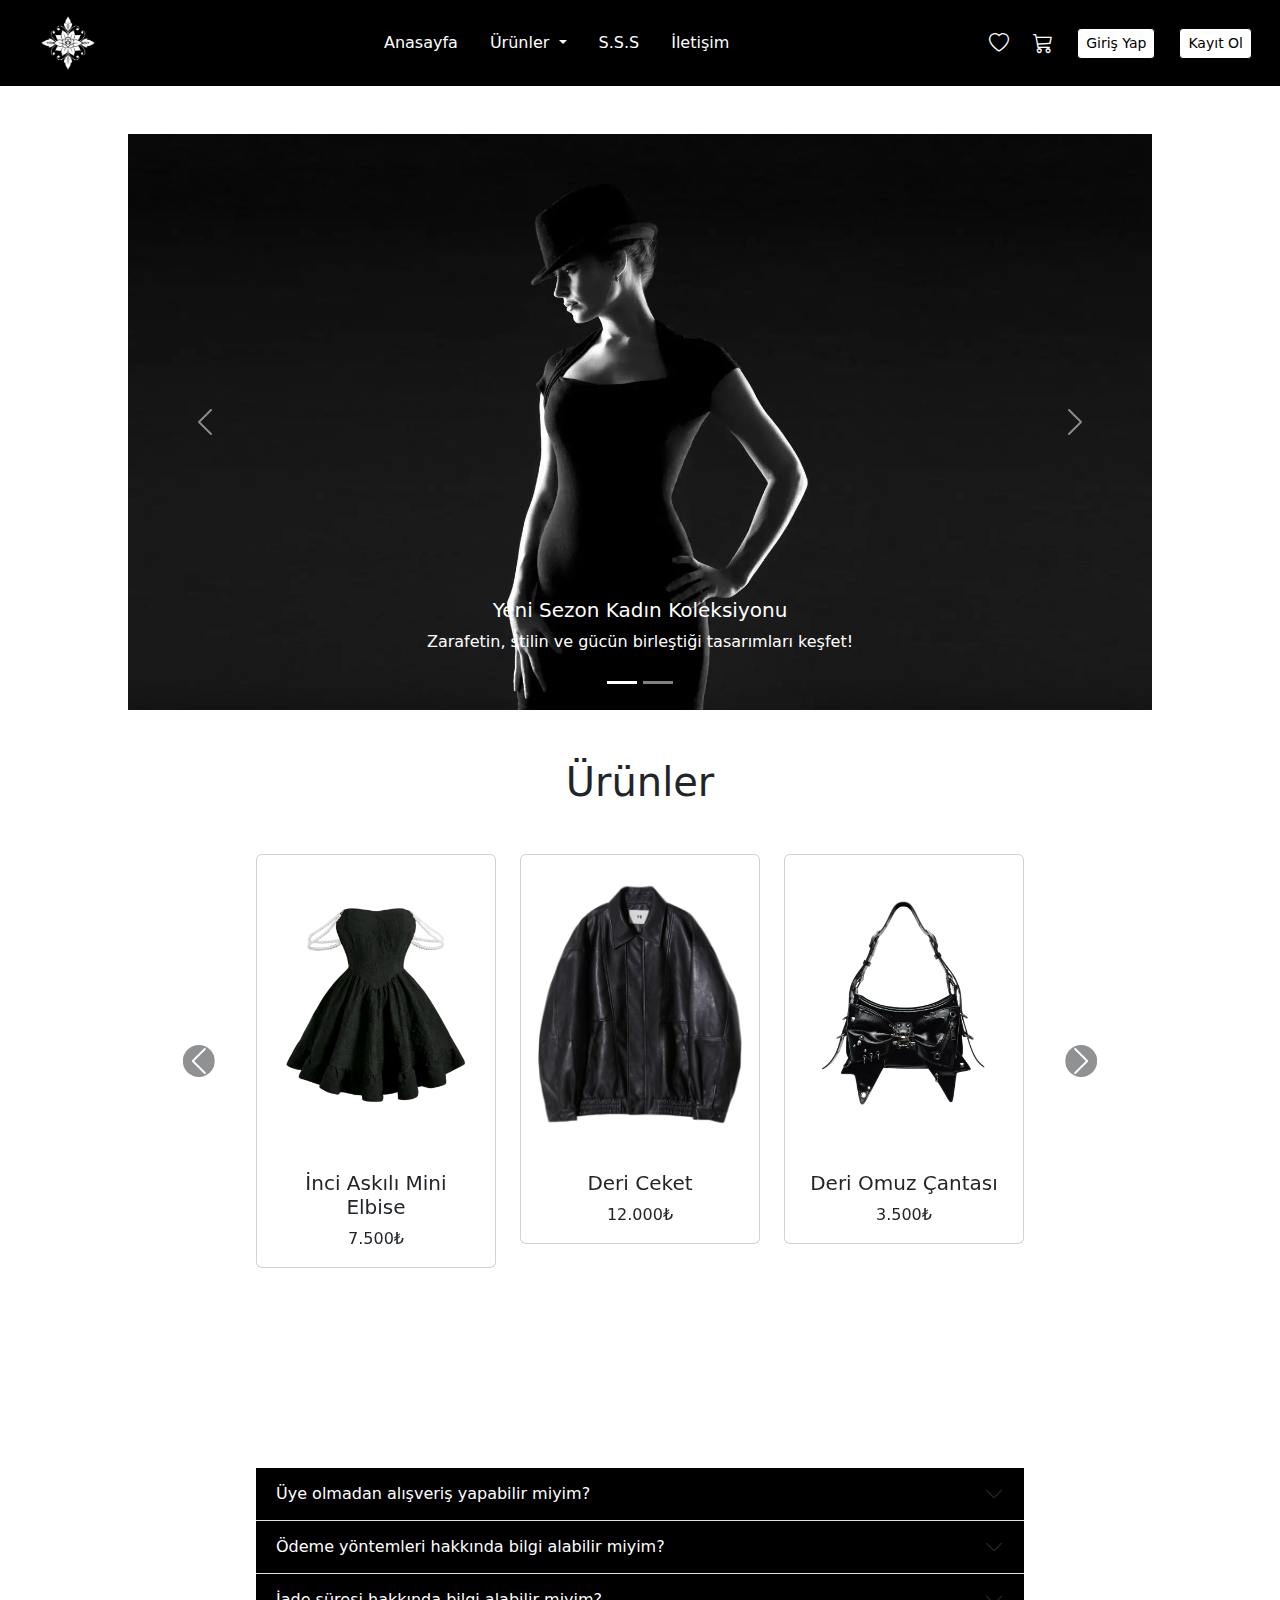
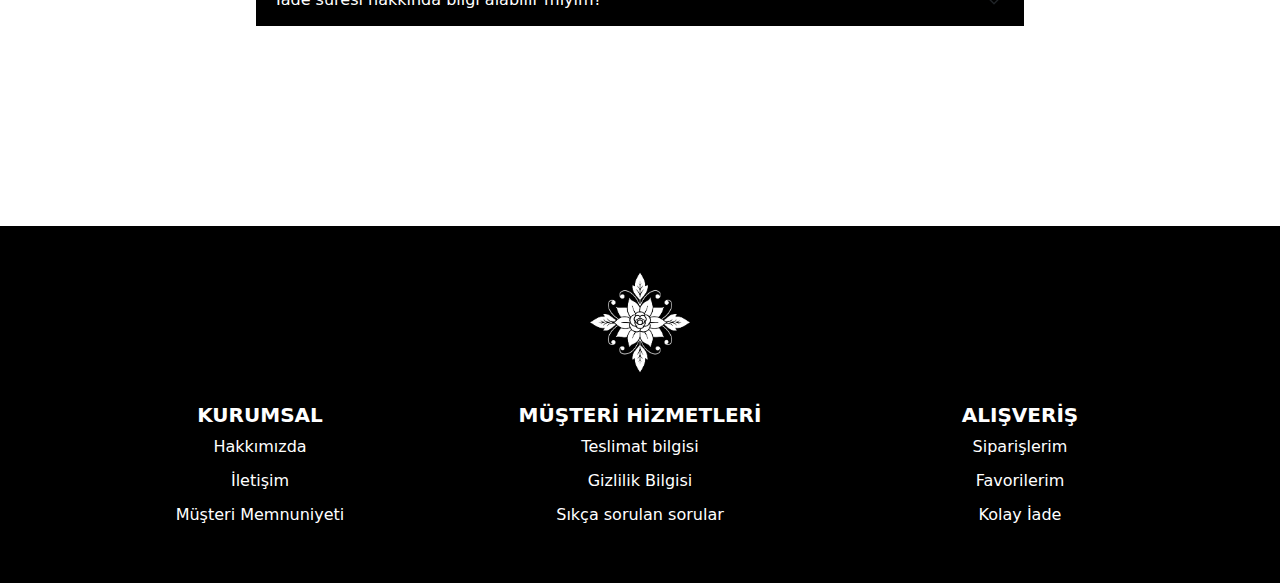
<file: index.html>
<!DOCTYPE html>
<html lang="tr" data-bs-theme="light">
  <head>
    <meta charset="UTF-8" />
    <meta name="viewport" content="width=device-width, initial-scale=1" />
    <title>Fleuré</title>
    <link
      href="https://cdn.jsdelivr.net/npm/bootstrap@5.3.3/dist/css/bootstrap.min.css"
      rel="stylesheet"
    />
    <link
      href="https://cdn.jsdelivr.net/npm/bootstrap-icons@1.10.5/font/bootstrap-icons.css"
      rel="stylesheet"
    />
    <link rel="stylesheet" href="assets/styles/style.css" />
    <link rel="icon" type="image/x-icon" href="assets/img/logo-icon/logo.png" />
  </head>
  <body>
    <nav class="navbar navbar-expand-lg px-3">
      <div class="container-fluid">
        <a class="navbar-brand" href="#">
          <img src="assets/img/logo-icon/logo.png" alt="Logo" height="30" />
        </a>

        <button
          class="navbar-toggler"
          type="button"
          data-bs-toggle="collapse"
          data-bs-target="#mainNavbar"
          aria-controls="mainNavbar"
          aria-expanded="false"
          aria-label="Toggle navigation"
        >
          <span class="navbar-toggler-icon"></span>
        </button>

        <div class="collapse navbar-collapse" id="mainNavbar">
          <ul class="navbar-nav mx-auto mb-2 mb-lg-0 gap-3">
            <li class="nav-item">
              <a class="nav-link text-white" href="/">Anasayfa</a>
            </li>

            <li class="nav-item dropdown">
              <a
                class="nav-link dropdown-toggle text-white"
                href="#"
                role="button"
                data-bs-toggle="dropdown"
                aria-expanded="false"
              >
                Ürünler
              </a>
              <ul class="dropdown-menu">
                <li>
                  <a class="dropdown-item" href="kadin-giyim.html">Kadın Giyim</a>
                </li>
                <li>
                  <a class="dropdown-item" href="erkek-giyim.html">Erkek Giyim</a>
                </li>
                <li>
                  <a class="dropdown-item" href="aksesuar.html">Aksesuar</a>
                </li>
              </ul>
            </li>

            <li class="nav-item">
              <a class="nav-link text-white" href="sss.html">S.S.S</a>
            </li>
            <li class="nav-item">
              <a class="nav-link text-white" href="iletisim.html">İletişim</a>
            </li>
          </ul>

          <div class="d-flex align-items-center gap-4">
            <a class="nav-link" href="#"><i class="bi bi-heart fs-5"></i></a>
            <a class="nav-link" href="#"><i class="bi bi-cart3 fs-5"></i></a>

            <a class="btn btn-sm">Giriş Yap</a>
            <a class="btn btn-sm">Kayıt Ol</a>
          </div>
        </div>
      </div>
    </nav>

    <div id="carouselExampleCaptions" class="carousel slide mt-5">
      <div class="carousel-indicators">
        <button
          type="button"
          data-bs-target="#carouselExampleCaptions"
          data-bs-slide-to="0"
          class="active"
          aria-current="true"
          aria-label="Slide 1"
        ></button>
        <button
          type="button"
          data-bs-target="#carouselExampleCaptions"
          data-bs-slide-to="1"
          aria-label="Slide 2"
        ></button>
      </div>
      <div class="carousel-inner">
        <div class="carousel-item active">
          <a href="kadin-giyim.html" target="_blank">
          <img
            src="assets/img/woman/banner.webp"
            class="d-block w-100"
            alt="..."
          />
          <div class="carousel-caption d-none d-md-block">
            <h5>Yeni Sezon Kadın Koleksiyonu</h5>
            <p>Zarafetin, stilin ve gücün birleştiği tasarımları keşfet!</p>
          </div>
        </div>
      </a>
        <div class="carousel-item">
          <a href="erkek-giyim.html" target="_blank">
          <img
            src="assets/img/man/man-banner.jpg"
            class="d-block w-100"
            alt="..."
          />
          <div class="carousel-caption d-none d-md-block">
            <h5>Yeni Sezon Erkek Koleksiyonu</h5>
            <p>Modern, özgüvenli ve zamansız parçalarla tarzını yansıt!</p>
          </div>
        </a>
        </div>
      </div>
      <button
        class="carousel-control-prev"
        type="button"
        data-bs-target="#carouselExampleCaptions"
        data-bs-slide="prev"
      >
        <span class="carousel-control-prev-icon" aria-hidden="true"></span>
        <span class="visually-hidden">Previous</span>
      </button>
      <button
        class="carousel-control-next"
        type="button"
        data-bs-target="#carouselExampleCaptions"
        data-bs-slide="next"
      >
        <span class="carousel-control-next-icon" aria-hidden="true"></span>
        <span class="visually-hidden">Next</span>
      </button>
    </div>

    <h1 class="text-center mt-5">Ürünler</h1>
    <div
      id="multiCardCarousel"
      class="carousel slide mt-5"
      data-bs-ride="carousel"
    >
      <div class="carousel-inner">
        <!-- Slide 1 -->
        <div class="carousel-item active">
          <div class="row">
            <div class="col-md-4">
              <div class="card">
                <a href="kadin-giyim.html" target="_blank">
                <img
                  src="assets/img/woman/elbise-1.png"
                  class="card-img-top"
                  alt="..."
                />
                </a>
                <div class="card-body text-center">
                  <h5 class="card-title">İnci Askılı Mini Elbise</h5>
                  <p class="card-text">7.500₺</p>
                </div>
              </div>
            </div>
            <div class="col-md-4">
              <div class="card">
                <a href="erkek-giyim.html" target="_blank">
                <img
                  src="assets/img/man/erkek-urunlerı/erkek-ceket.png"
                  class="card-img-top"
                  alt="..."
                />
                </a>
                <div class="card-body text-center">
                  <h5 class="card-title">Deri Ceket</h5>
                  <p class="card-text">12.000₺</p>
                </div>
              </div>
            </div>
            <div class="col-md-4">
              <div class="card">
                <a href="aksesuar.html" target="_blank">
                <img
                  src="assets/img/aksesuar/kadin/canta-3.png"
                  class="card-img-top"
                  alt="..."
                />
              </a>
                <div class="card-body text-center">
                  <h5 class="card-title">Deri Omuz Çantası</h5>
                  <p class="card-text">3.500₺</p>
                </div>
              </div>
            </div>
          </div>
        </div>

        <!-- Slide 2 -->
        <div class="carousel-item">
          <div class="row">
            <div class="col-md-4">
              <div class="card">
                <a href="erkek-giyim.html" target="_blank">
                <img
                  src="assets/img/man/erkek-urunlerı/erkek-pantolon-2.png"
                  class="card-img-top"
                  alt="..."
                />
              </a>
                <div class="card-body text-center">
                  <h5 class="card-title">Kumaş Pantolon</h5>
                  <p class="card-text">2.000₺</p>
                </div>
              </div>
            </div>
            <div class="col-md-4">
              <div class="card">
                <a href="aksesuar.html" target="_blank">
                <img
                  src="assets/img/aksesuar/kadin/cizme.png"
                  class="card-img-top"
                  alt="..."
                />
              </a>
                <div class="card-body text-center">
                  <h5 class="card-title">Deri Çizme</h5>
                  <p class="card-text">10.500₺</p>
                </div>
              </div>
            </div>
            <div class="col-md-4">
              <div class="card">
                <a href="kadin-giyim.html" target="_blank">
                <img
                  src="assets/img/woman/elbise-8.png"
                  class="card-img-top"
                  alt="..."
                />
              </a>
                <div class="card-body text-center">
                  <h5 class="card-title">Tül Detaylı Elbise</h5>
                  <p class="card-text">6.000₺</p>
                </div>
              </div>
            </div>
          </div>
        </div>
        <!-- Slide 3 -->
        <div class="carousel-item">
          <div class="row">
            <div class="col-md-4">
              <div class="card">
                <a href="erkek-giyim.html" target="_blank">
                <img
                  src="assets/img/man/erkek-urunlerı/erkek-kaban.png"
                  class="card-img-top"
                  alt="..."
                />
              </a>
                <div class="card-body text-center">
                  <h5 class="card-title">Kaban</h5>
                  <p class="card-text">8.000₺</p>
                </div>
              </div>
            </div>
            <div class="col-md-4">
              <div class="card">
                <a href="aksesuar.html" target="_blank">
                <img
                  src="assets/img/aksesuar/kadin/ayakkabi.png"
                  class="card-img-top"
                  alt="..."
                />
              </a>
                <div class="card-body text-center">
                  <h5 class="card-title">Topuklu Ayakkabı</h5>
                  <p class="card-text">5.000₺</p>
                </div>
              </div>
            </div>
            <div class="col-md-4">
              <div class="card">
                <a href="kadin-giyim.html" target="_blank">
                <img
                  src="assets/img/woman/elbise-7.png"
                  class="card-img-top"
                  alt="..."
                />
              </a>
                <div class="card-body text-center">
                  <h5 class="card-title">Kurdale Detaylı Elbise</h5>
                  <p class="card-text">5.000₺</p>
                </div>
              </div>
            </div>
          </div>
        </div>
      </div>

      <!-- Controls -->
      <button
        class="carousel-control-prev mx-auto"
        style="transform: translateX(-100%)"
        type="button"
        data-bs-target="#multiCardCarousel"
        data-bs-slide="prev"
      >
        <span
          class="carousel-control-prev-icon bg-dark rounded-circle p-3"
          aria-hidden="true"
        ></span>
        <span class="visually-hidden">Previous</span>
      </button>
      <button
        class="carousel-control-next"
        style="transform: translateX(100%)"
        type="button"
        data-bs-target="#multiCardCarousel"
        data-bs-slide="next"
      >
        <span
          class="carousel-control-next-icon bg-dark rounded-circle p-3"
          aria-hidden="true"
        ></span>
        <span class="visually-hidden">Next</span>
      </button>
    </div>

    <div class="accordion accordion-flush" id="accordionFlushExample">
      <div class="accordion-item">
        <h2 class="accordion-header">
          <button
            class="accordion-button collapsed"
            type="button"
            data-bs-toggle="collapse"
            data-bs-target="#flush-collapseOne"
            aria-expanded="false"
            aria-controls="flush-collapseOne"
          >
            Üye olmadan alışveriş yapabilir miyim?
          </button>
        </h2>
        <div
          id="flush-collapseOne"
          class="accordion-collapse collapse"
          data-bs-parent="#accordionFlushExample"
        >
          <div class="accordion-body">
            Evet, sitemizden üye olmadan da alışveriş yapabilirsiniz. Ödeme
            sayfasında "Misafir olarak devam et" seçeneğini kullanmanız
            yeterlidir. Ancak üyelikle sipariş takibi ve özel kampanyalardan
            faydalanabilirsiniz.
          </div>
        </div>
      </div>
      <div class="accordion-item">
        <h2 class="accordion-header">
          <button
            class="accordion-button collapsed"
            type="button"
            data-bs-toggle="collapse"
            data-bs-target="#flush-collapseTwo"
            aria-expanded="false"
            aria-controls="flush-collapseTwo"
          >
            Ödeme yöntemleri hakkında bilgi alabilir miyim?
          </button>
        </h2>
        <div
          id="flush-collapseTwo"
          class="accordion-collapse collapse"
          data-bs-parent="#accordionFlushExample"
        >
          <div class="accordion-body">
            "Ödeme yöntemlerimiz oldukça çeşitlidir. Kredi kartları, banka
            kartları ve dijital cüzdanlar gibi popüler seçenekler ile ödeme
            yapabilirsiniz. Güvenli ödeme altyapımız sayesinde işlemleriniz
            hızlı ve sorunsuz bir şekilde tamamlanır."
          </div>
        </div>
      </div>
      <div class="accordion-item">
        <h2 class="accordion-header">
          <button
            class="accordion-button collapsed"
            type="button"
            data-bs-toggle="collapse"
            data-bs-target="#flush-collapseThree"
            aria-expanded="false"
            aria-controls="flush-collapseThree"
          >
            İade süresi hakkında bilgi alabilir miyim?
          </button>
        </h2>
        <div
          id="flush-collapseThree"
          class="accordion-collapse collapse"
          data-bs-parent="#accordionFlushExample"
        >
          <div class="accordion-body">
            İade süresi, ürünün teslim alındığı tarihten itibaren 14 gündür.
            Ürünü, orijinal ambalajı ve etiketleriyle birlikte iade
            edebilirsiniz. İade işlemi, talebinizin onaylanmasının ardından
            hızlı bir şekilde işleme alınır.
          </div>
        </div>
      </div>
    </div>

    <footer class="text-center">
      <img src="assets/img/logo-icon/logo.png" alt="Logo" class="footer-logo" />

      <div class="container mt-4">
        <div class="row">
          <div class="col-md-4 footer-section">
            <h5>KURUMSAL</h5>
            <ul>
              <li>Hakkımızda</li>
              <li>İletişim</li>
              <li>Müşteri Memnuniyeti</li>
            </ul>
          </div>

          <div class="col-md-4 footer-section">
            <h5>MÜŞTERİ HİZMETLERİ</h5>
            <ul>
              <li>Teslimat bilgisi</li>
              <li>Gizlilik Bilgisi</li>
              <li>Sıkça sorulan sorular</li>
            </ul>
          </div>

          <div class="col-md-4 footer-section">
            <h5>ALIŞVERİŞ</h5>
            <ul>
              <li>Siparişlerim</li>
              <li>Favorilerim</li>
              <li>Kolay İade</li>
            </ul>
          </div>
        </div>
      </div>
    </footer>

    <script src="https://cdn.jsdelivr.net/npm/bootstrap@5.3.3/dist/js/bootstrap.bundle.min.js"></script>
  </body>
</html>
</file>
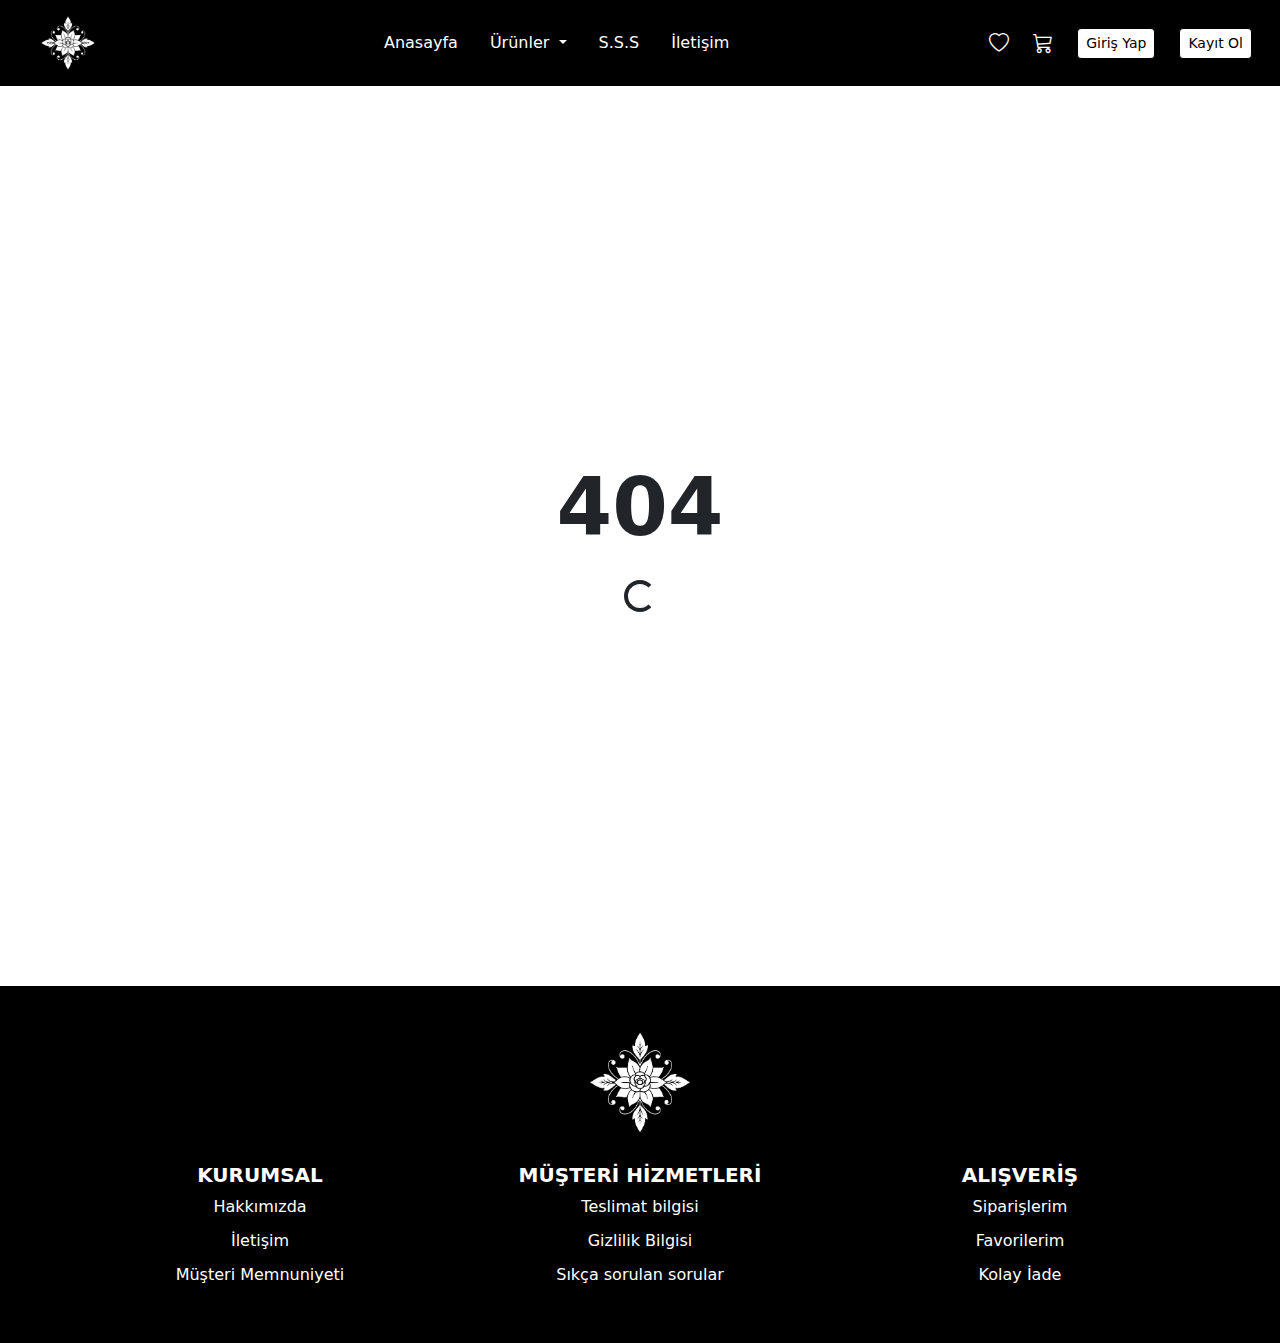
<file: aksesuar.html>
<!DOCTYPE html>
<html lang="tr" data-bs-theme="light">
  <head>
    <meta charset="UTF-8" />
    <meta name="viewport" content="width=device-width, initial-scale=1" />
    <title>Fleuré</title>
    <link
      href="https://cdn.jsdelivr.net/npm/bootstrap@5.3.3/dist/css/bootstrap.min.css"
      rel="stylesheet"
    />
    <link
      href="https://cdn.jsdelivr.net/npm/bootstrap-icons@1.10.5/font/bootstrap-icons.css"
      rel="stylesheet"
    />
    <link rel="stylesheet" href="assets/styles/style.css" />
    <link rel="icon" type="image/x-icon" href="assets/img/logo-icon/logo.png" />
  </head>
  <body>
    <nav class="navbar navbar-expand-lg px-3">
      <div class="container-fluid">
        <a class="navbar-brand" href="#">
          <img src="assets/img/logo-icon/logo.png" alt="Logo" height="30" />
        </a>

        <button
          class="navbar-toggler"
          type="button"
          data-bs-toggle="collapse"
          data-bs-target="#mainNavbar"
          aria-controls="mainNavbar"
          aria-expanded="false"
          aria-label="Toggle navigation"
        >
          <span class="navbar-toggler-icon"></span>
        </button>

        <div class="collapse navbar-collapse" id="mainNavbar">
          <ul class="navbar-nav mx-auto mb-2 mb-lg-0 gap-3">
            <li class="nav-item">
              <a class="nav-link text-white" href="/">Anasayfa</a>
            </li>

            <li class="nav-item dropdown">
              <a
                class="nav-link dropdown-toggle text-white"
                href="#"
                role="button"
                data-bs-toggle="dropdown"
                aria-expanded="false"
              >
                Ürünler
              </a>
              <ul class="dropdown-menu">
                <li>
                  <a class="dropdown-item" href="kadin-giyim.html"
                    >Kadın Giyim</a
                  >
                </li>
                <li>
                  <a class="dropdown-item" href="erkek-giyim.html"
                    >Erkek Giyim</a
                  >
                </li>
                <li>
                  <a class="dropdown-item" href="aksesuar.html">Aksesuar</a>
                </li>
              </ul>
            </li>

            <li class="nav-item">
              <a class="nav-link text-white" href="sss.html">S.S.S</a>
            </li>
            <li class="nav-item">
              <a class="nav-link text-white" href="iletisim.html">İletişim</a>
            </li>
          </ul>

          <div class="d-flex align-items-center gap-4">
            <a class="nav-link" href="#"><i class="bi bi-heart fs-5"></i></a>
            <a class="nav-link" href="#"><i class="bi bi-cart3 fs-5"></i></a>

            <a class="btn btn-sm">Giriş Yap</a>
            <a class="btn btn-sm">Kayıt Ol</a>
          </div>
        </div>
      </div>
    </nav>
    

    <div class="container d-flex flex-column justify-content-center align-items-center" style="height: 100vh;">
      <h1 class="display-1 fw-bolder">404</h1>
      <div class="spinner-border mt-3" role="status">
        <span class="visually-hidden">Loading...</span>
      </div>
    </div>

    <footer class="text-center">
      <img src="assets/img/logo-icon/logo.png" alt="Logo" class="footer-logo" />

      <div class="container mt-4">
        <div class="row">
          <div class="col-md-4 footer-section">
            <h5>KURUMSAL</h5>
            <ul>
              <li>Hakkımızda</li>
              <li>İletişim</li>
              <li>Müşteri Memnuniyeti</li>
            </ul>
          </div>

          <div class="col-md-4 footer-section">
            <h5>MÜŞTERİ HİZMETLERİ</h5>
            <ul>
              <li>Teslimat bilgisi</li>
              <li>Gizlilik Bilgisi</li>
              <li>Sıkça sorulan sorular</li>
            </ul>
          </div>

          <div class="col-md-4 footer-section">
            <h5>ALIŞVERİŞ</h5>
            <ul>
              <li>Siparişlerim</li>
              <li>Favorilerim</li>
              <li>Kolay İade</li>
            </ul>
          </div>
        </div>
      </div>
    </footer>

    <script src="https://cdn.jsdelivr.net/npm/bootstrap@5.3.3/dist/js/bootstrap.bundle.min.js"></script>
  </body>
</html>
</file>
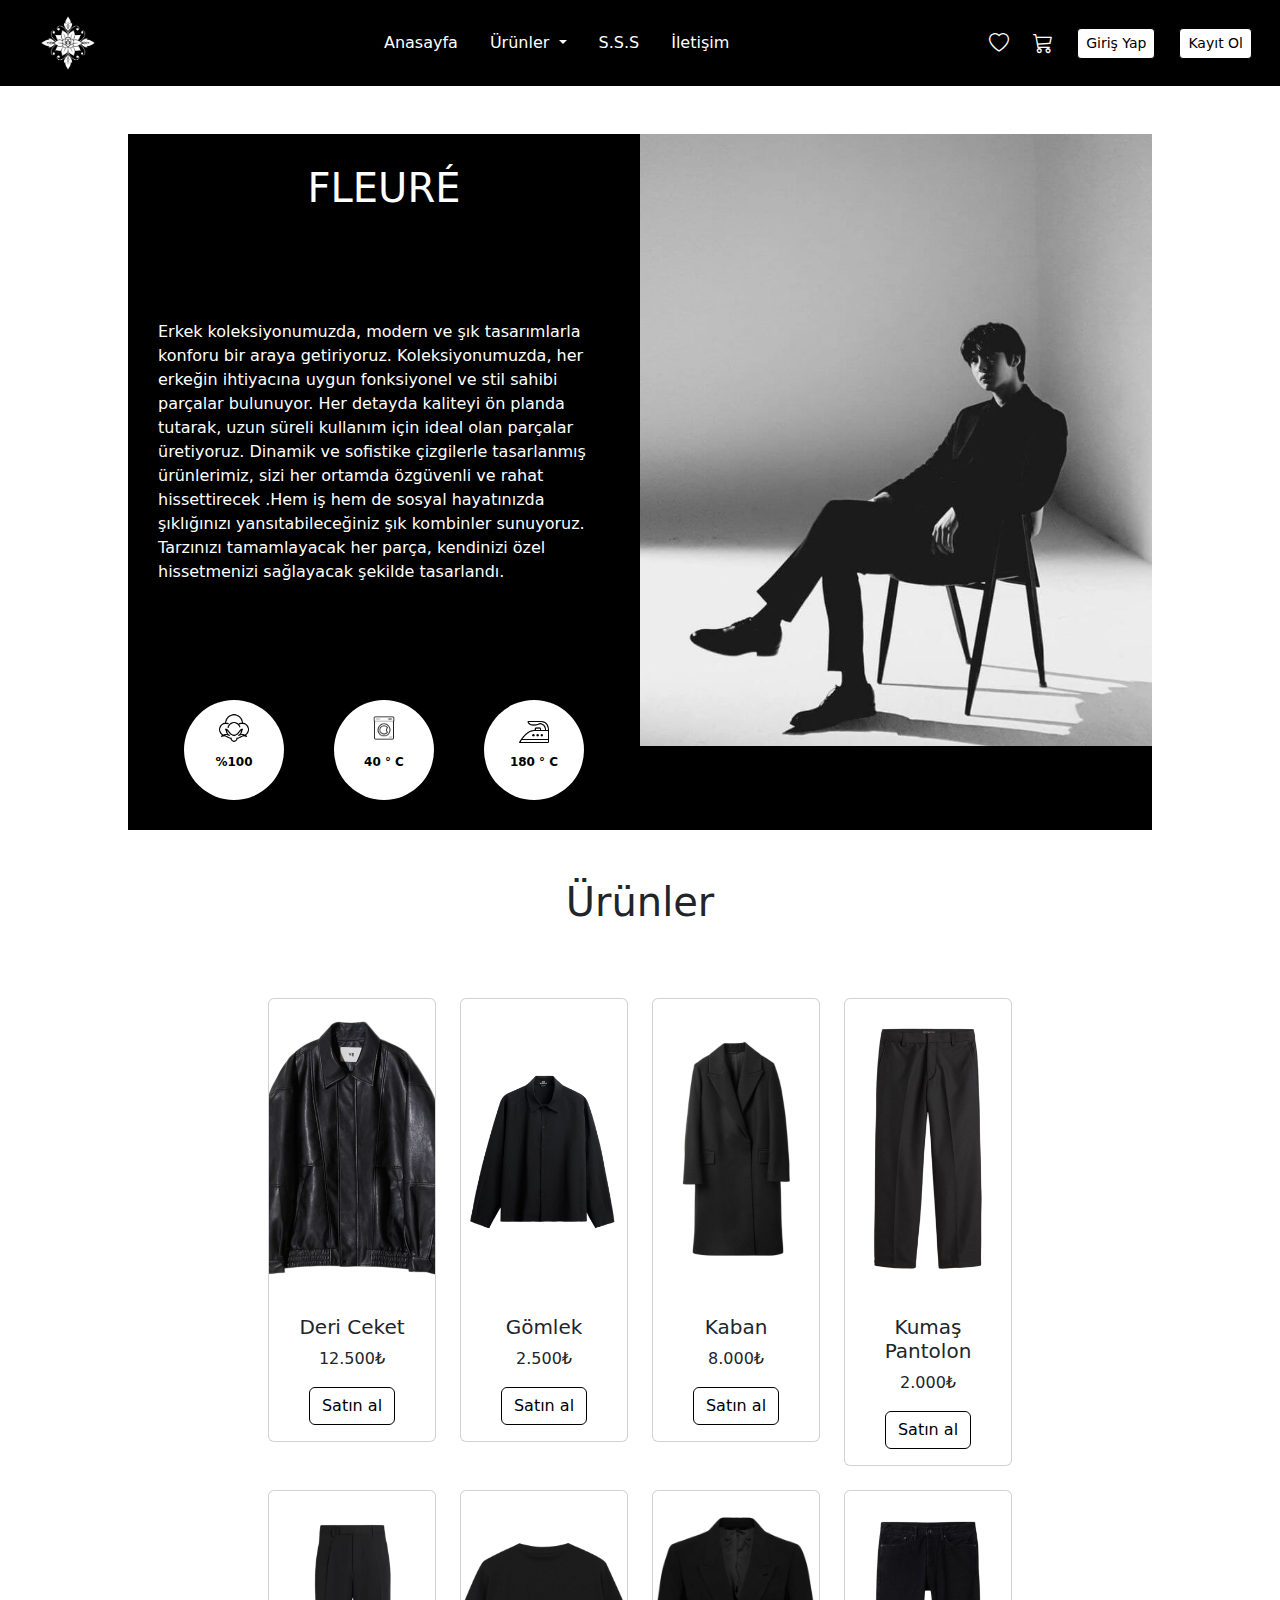
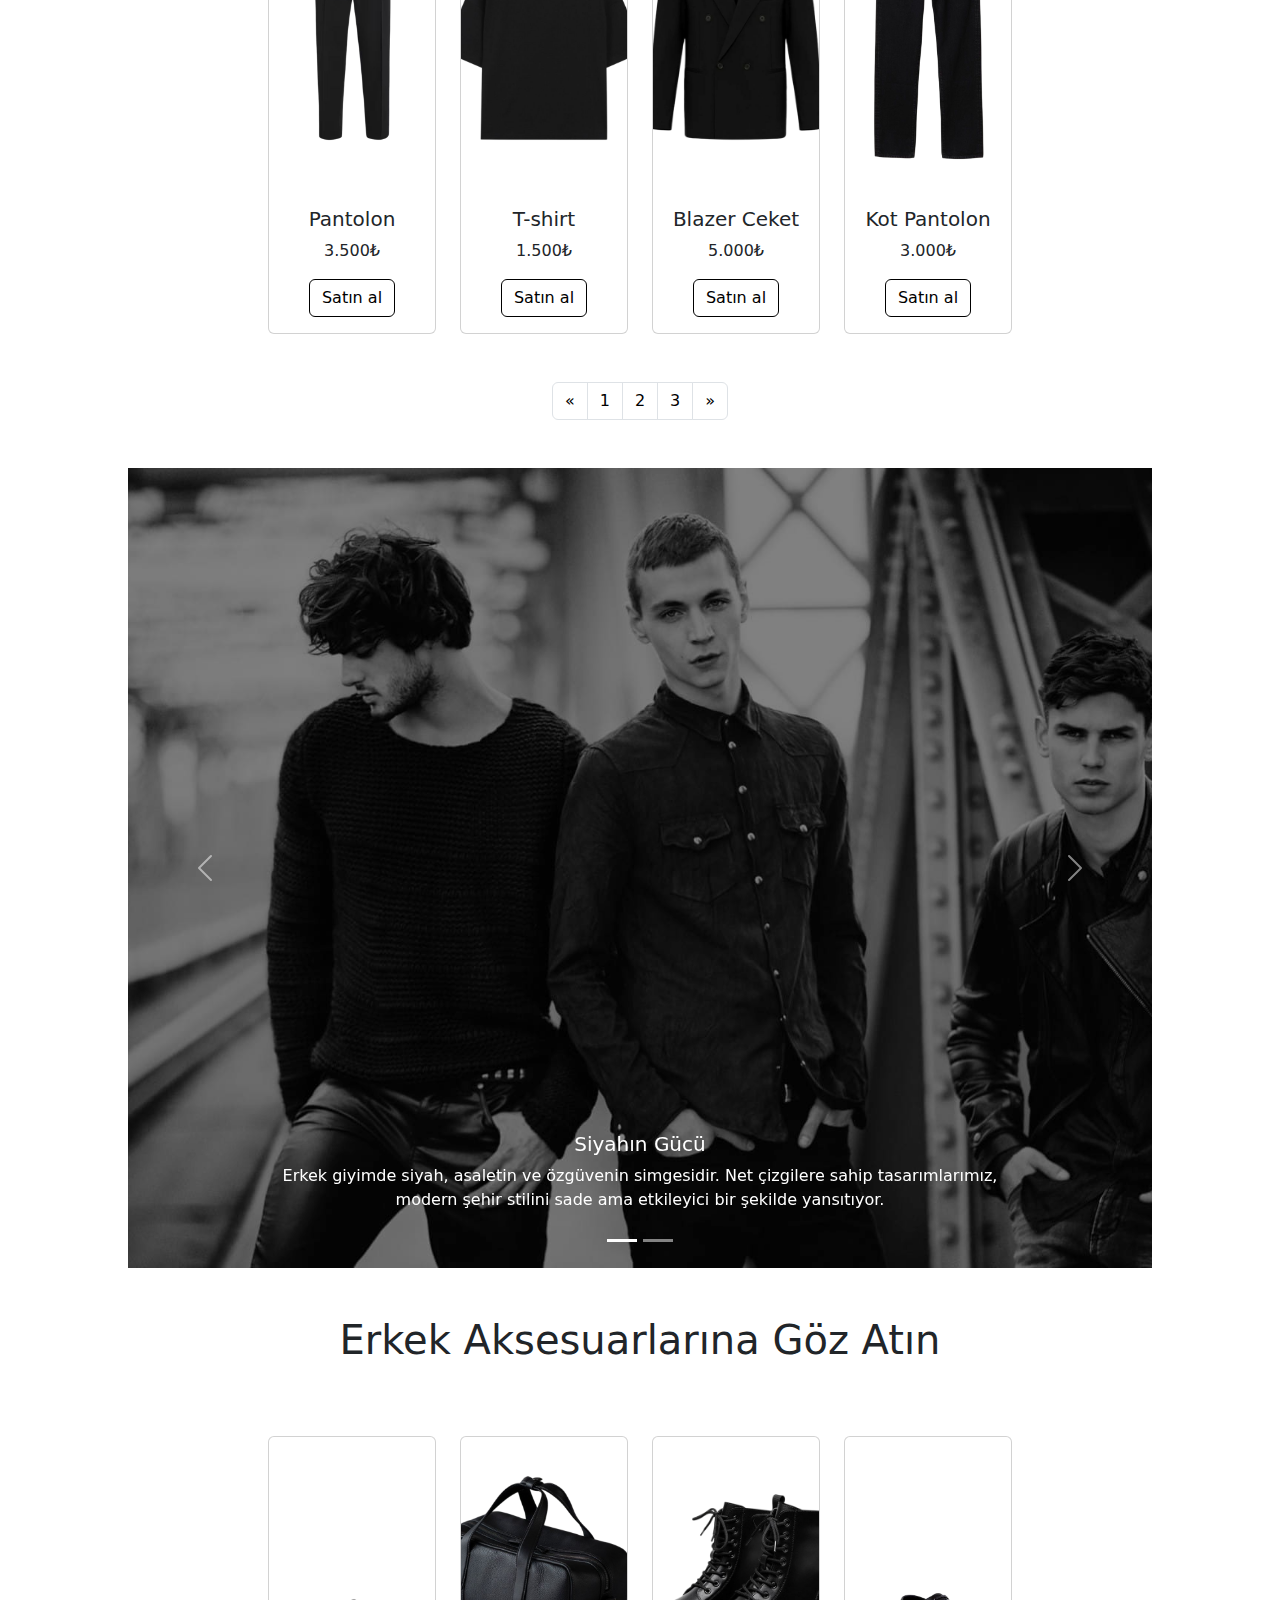
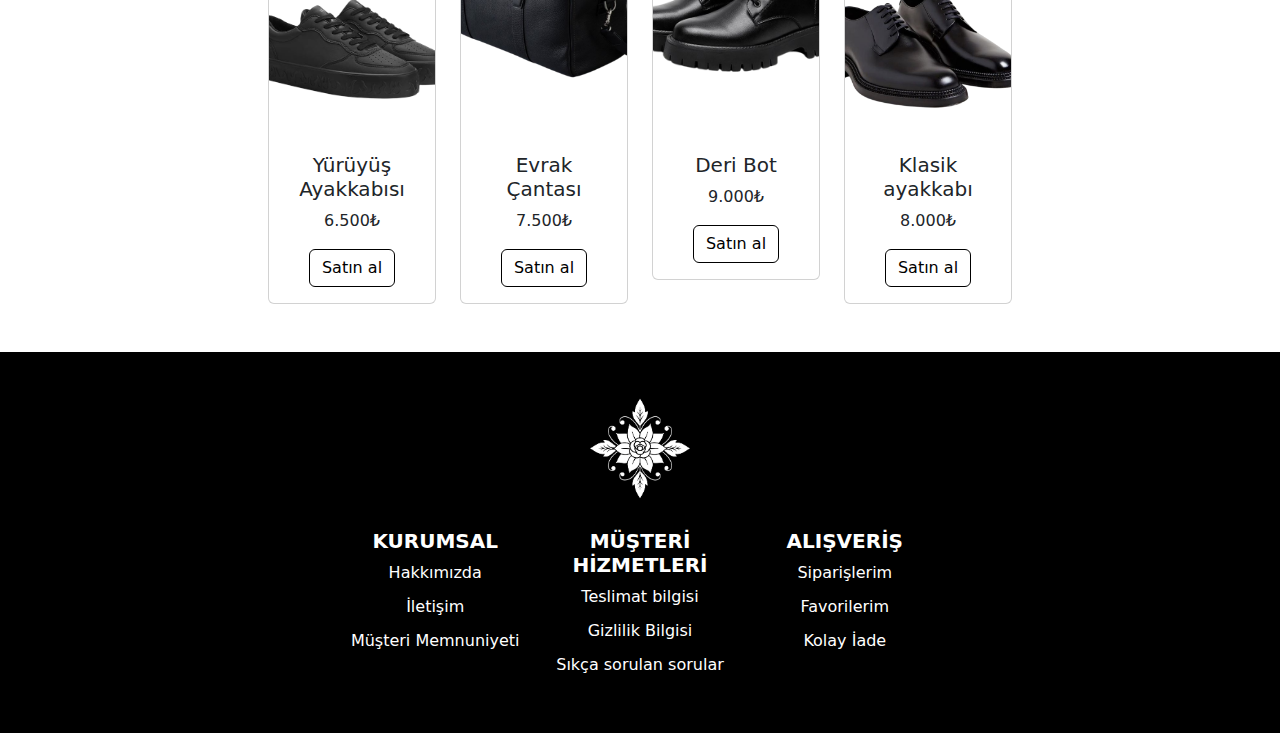
<file: erkek-giyim.html>
<!DOCTYPE html>
<html lang="tr" data-bs-theme="light">
  <head>
    <meta charset="UTF-8" />
    <meta name="viewport" content="width=device-width, initial-scale=1" />
    <title>Fleuré</title>
    <link
      href="https://cdn.jsdelivr.net/npm/bootstrap@5.3.3/dist/css/bootstrap.min.css"
      rel="stylesheet"
    />
    <link
      href="https://cdn.jsdelivr.net/npm/bootstrap-icons@1.10.5/font/bootstrap-icons.css"
      rel="stylesheet"
    />
    <link rel="stylesheet" href="assets/styles/categories.css" />

    <link rel="icon" type="image/x-icon" href="assets/img/logo-icon/logo.png" />
  </head>
  <body>
    <nav class="navbar navbar-expand-lg px-3">
      <div class="container-fluid">
        <a class="navbar-brand" href="#">
          <img src="assets/img/logo-icon/logo.png" alt="Logo" height="30" />
        </a>

        <button
          class="navbar-toggler"
          type="button"
          data-bs-toggle="collapse"
          data-bs-target="#mainNavbar"
          aria-controls="mainNavbar"
          aria-expanded="false"
          aria-label="Toggle navigation"
        >
          <span class="navbar-toggler-icon"></span>
        </button>

        <div class="collapse navbar-collapse" id="mainNavbar">
          <ul class="navbar-nav mx-auto mb-2 mb-lg-0 gap-3">
            <li class="nav-item">
              <a class="nav-link text-white" href="/">Anasayfa</a>
            </li>

            <li class="nav-item dropdown">
              <a
                class="nav-link dropdown-toggle text-white"
                href="#"
                role="button"
                data-bs-toggle="dropdown"
                aria-expanded="false"
              >
                Ürünler
              </a>
              <ul class="dropdown-menu">
                <li>
                  <a class="dropdown-item" href="kadin-giyim.html"
                    >Kadın Giyim</a
                  >
                </li>
                <li>
                  <a class="dropdown-item" href="erkek-giyim.html"
                    >Erkek Giyim</a
                  >
                </li>
                <li>
                  <a class="dropdown-item" href="aksesuar.html">Aksesuar</a>
                </li>
              </ul>
            </li>

            <li class="nav-item">
              <a class="nav-link text-white" href="sss.html">S.S.S</a>
            </li>
            <li class="nav-item">
              <a class="nav-link text-white" href="iletisim.html">İletişim</a>
            </li>
          </ul>

          <div class="d-flex align-items-center gap-4">
            <a class="nav-link" href="#"><i class="bi bi-heart fs-5"></i></a>
            <a class="nav-link" href="#"><i class="bi bi-cart3 fs-5"></i></a>
            <a class="btn btn-sm">Giriş Yap</a>
            <a class="btn btn-sm">Kayıt Ol</a>
          </div>
        </div>
      </div>
    </nav>

    <div class="container mt-5">
      <div class="content">
        <h1>FLEURÉ</h1>
        <p>
          Erkek koleksiyonumuzda, modern ve şık tasarımlarla konforu bir araya
          getiriyoruz. Koleksiyonumuzda, her erkeğin ihtiyacına uygun
          fonksiyonel ve stil sahibi parçalar bulunuyor. Her detayda kaliteyi ön
          planda tutarak, uzun süreli kullanım için ideal olan parçalar
          üretiyoruz. Dinamik ve sofistike çizgilerle tasarlanmış ürünlerimiz,
          sizi her ortamda özgüvenli ve rahat hissettirecek .Hem iş hem de
          sosyal hayatınızda şıklığınızı yansıtabileceğiniz şık kombinler
          sunuyoruz. Tarzınızı tamamlayacak her parça, kendinizi özel
          hissetmenizi sağlayacak şekilde tasarlandı.
        </p>

        <div class="circle-card">
          <div class="circle">
            <img src="assets/img/logo-icon/cotton-icon.png" alt="" />
            <p>%100</p>
          </div>
          <div class="circle">
            <img src="assets/img/logo-icon/washing-machine.png" alt="" />
            <p>40 ° C</p>
          </div>
          <div class="circle">
            <img src="assets/img/logo-icon/iron.png" alt="" />
            <p>180 ° C</p>
          </div>
        </div>
      </div>
      <div class="img">
        <img src="assets/img/man/erkek-banner-2.jpg" alt="" />
      </div>
    </div>

    <h1 class="text-center mt-5">Ürünler</h1>
    <div class="row row-cols-1 row-cols-md-3 g-4 mt-5 mx-auto">
      <div class="col">
        <div class="card">
          <img
            src="assets/img/man/erkek-urunlerı/erkek-ceket.png"
            class="card-img-top"
            alt="..."
          />
          <div class="card-body">
            <h5 class="card-title">Deri Ceket</h5>
            <p class="card-text">12.500₺</p>
            <a class="btn" href="">Satın al</a>
          </div>
        </div>
      </div>
      <div class="col">
        <div class="card">
          <img
            src="assets/img/man/erkek-urunlerı/erkek-gömlek.png"
            class="card-img-top"
            alt="..."
          />
          <div class="card-body">
            <h5 class="card-title">Gömlek</h5>
            <p class="card-text">2.500₺</p>
            <a class="btn" href="">Satın al</a>
          </div>
        </div>
      </div>
      <div class="col">
        <div class="card">
          <img
            src="assets/img/man/erkek-urunlerı/erkek-kaban.png"
            class="card-img-top"
            alt="..."
          />
          <div class="card-body">
            <h5 class="card-title">Kaban</h5>
            <p class="card-text">8.000₺</p>
            <a class="btn" href="">Satın al</a>
          </div>
        </div>
      </div>
      <div class="col">
        <div class="card">
          <img
            src="assets/img/man/erkek-urunlerı/erkek-pantolon-2.png"
            class="card-img-top"
            alt="..."
          />
          <div class="card-body">
            <h5 class="card-title">Kumaş Pantolon</h5>
            <p class="card-text">2.000₺</p>
            <a class="btn" href="">Satın al</a>
          </div>
        </div>
      </div>
      <div class="col">
        <div class="card">
          <img
            src="assets/img/man/erkek-urunlerı/erkek-pantolon.png"
            class="card-img-top"
            alt="..."
          />
          <div class="card-body">
            <h5 class="card-title">Pantolon</h5>
            <p class="card-text">3.500₺</p>
            <a class="btn" href="">Satın al</a>
          </div>
        </div>
      </div>
      <div class="col">
        <div class="card">
          <img
            src="assets/img/man/erkek-urunlerı/erkek-tişört.png"
            class="card-img-top"
            alt="..."
          />
          <div class="card-body">
            <h5 class="card-title">T-shirt</h5>
            <p class="card-text">1.500₺</p>
            <a class="btn" href="">Satın al</a>
          </div>
        </div>
      </div>
      <div class="col">
        <div class="card">
          <img
            src="assets/img/man/erkek-urunlerı/blazer-ceket.png"
            class="card-img-top"
            alt="..."
          />
          <div class="card-body">
            <h5 class="card-title">Blazer Ceket</h5>
            <p class="card-text">5.000₺</p>
            <a class="btn" href="">Satın al</a>
          </div>
        </div>
      </div>
      <div class="col">
        <div class="card">
          <img
            src="assets/img/man/erkek-urunlerı/erkek-pantolon-3.png"
            class="card-img-top"
            alt="..."
          />
          <div class="card-body">
            <h5 class="card-title">Kot Pantolon</h5>
            <p class="card-text">3.000₺</p>
            <a class="btn" href="">Satın al</a>
          </div>
        </div>
      </div>
    </div>

    <nav aria-label="Page navigation example">
      <ul class="pagination justify-content-center mt-5">
        <li class="page-item">
          <a class="page-link" href="#" aria-label="Previous">
            <span aria-hidden="true">&laquo;</span>
          </a>
        </li>
        <li class="page-item"><a class="page-link" href="#">1</a></li>
        <li class="page-item"><a class="page-link" href="#">2</a></li>
        <li class="page-item"><a class="page-link" href="#">3</a></li>
        <li class="page-item">
          <a class="page-link" href="#" aria-label="Next">
            <span aria-hidden="true">&raquo;</span>
          </a>
        </li>
      </ul>
    </nav>

    <div id="carouselExampleCaptions" class="carousel slide mx-auto mt-5">
      <div class="carousel-indicators">
        <button
          type="button"
          data-bs-target="#carouselExampleCaptions"
          data-bs-slide-to="0"
          class="active"
          aria-current="true"
          aria-label="Slide 1"
        ></button>
        <button
          type="button"
          data-bs-target="#carouselExampleCaptions"
          data-bs-slide-to="1"
          aria-label="Slide 2"
        ></button>
      </div>
      <div class="carousel-inner">
        <div class="carousel-item active">
          <img
            src="assets/img/man/erkek-banner-3.jpg"
            class="d-block w-100"
            alt="..."
          />
          <div class="carousel-caption d-none d-md-block">
            <h5>Siyahın Gücü</h5>
            <p>
              Erkek giyimde siyah, asaletin ve özgüvenin simgesidir. Net
              çizgilere sahip tasarımlarımız, modern şehir stilini sade ama
              etkileyici bir şekilde yansıtıyor.
            </p>
          </div>
        </div>
        <div class="carousel-item">
          <img
            src="assets/img/man/erkek-banner-4.webp"
            class="d-block w-100"
            alt="..."
          />
          <div class="carousel-caption d-none d-md-block">
            <h5>Modern Erkek Stili</h5>
            <p>
              Klasik ve modern çizgilerin buluştuğu tasarımlarımız, her ortamda
              stil sahibi bir görünüm sunar. Günlük kombinlerden özel davetlere
              kadar geniş kullanım alanı ile gardırobunuzun vazgeçilmezi olacak
              parçalar sizi bekliyor.
            </p>
          </div>
        </div>
      </div>
      <button
        class="carousel-control-prev"
        type="button"
        data-bs-target="#carouselExampleCaptions"
        data-bs-slide="prev"
      >
        <span class="carousel-control-prev-icon" aria-hidden="true"></span>
        <span class="visually-hidden">Previous</span>
      </button>
      <button
        class="carousel-control-next"
        type="button"
        data-bs-target="#carouselExampleCaptions"
        data-bs-slide="next"
      >
        <span class="carousel-control-next-icon" aria-hidden="true"></span>
        <span class="visually-hidden">Next</span>
      </button>
    </div>

    <h1 class="text-center mx-auto mt-5">Erkek Aksesuarlarına Göz Atın</h1>

    <div class="row row-cols-1 row-cols-md-3 g-4 mt-5 mx-auto">
      <div class="col">
        <div class="card">
          <img
            src="assets/img/aksesuar/erkek/erkek-ayakkabı-2.png"
            class="card-img-top"
            alt="..."
          />
          <div class="card-body">
            <h5 class="card-title">Yürüyüş Ayakkabısı</h5>
            <p class="card-text">6.500₺</p>
            <a class="btn" href="aksesuar.html" target="_blank">Satın al</a>
          </div>
        </div>
      </div>
      <div class="col">
        <div class="card">
          <img
            src="assets/img/aksesuar/erkek/erkek-canta.png"
            class="card-img-top"
            alt="..."
          />
          <div class="card-body">
            <h5 class="card-title">Evrak Çantası</h5>
            <p class="card-text">7.500₺</p>
            <a class="btn" href="aksesuar.html" target="_blank">Satın al</a>
          </div>
        </div>
      </div>
      <div class="col">
        <div class="card">
          <img
            src="assets/img/aksesuar/erkek/erkek-bot.png"
            class="card-img-top"
            alt="..."
          />
          <div class="card-body">
            <h5 class="card-title">Deri Bot</h5>
            <p class="card-text">9.000₺</p>
            <a class="btn" href="aksesuar.html" target="_blank">Satın al</a>
          </div>
        </div>
      </div>
      <div class="col">
        <div class="card">
          <img
            src="assets/img/aksesuar/erkek/erkek-ayakkabı.png"
            class="card-img-top"
            alt="..."
          />
          <div class="card-body">
            <h5 class="card-title">Klasik ayakkabı</h5>
            <p class="card-text">8.000₺</p>
            <a class="btn" href="aksesuar.html" target="_blank">Satın al</a>
          </div>
        </div>
      </div>
    </div>

    <footer class="text-center mt-5">
      <img src="assets/img/logo-icon/logo.png" alt="Logo" class="footer-logo" />

      <div class="container mt-4 mx-auto">
        <div class="row mx-auto">
          <div class="col-md-4 footer-section">
            <h5>KURUMSAL</h5>
            <ul>
              <li>Hakkımızda</li>
              <li>İletişim</li>
              <li>Müşteri Memnuniyeti</li>
            </ul>
          </div>

          <div class="col-md-4 footer-section">
            <h5>MÜŞTERİ HİZMETLERİ</h5>
            <ul>
              <li>Teslimat bilgisi</li>
              <li>Gizlilik Bilgisi</li>
              <li>Sıkça sorulan sorular</li>
            </ul>
          </div>

          <div class="col-md-4 footer-section">
            <h5>ALIŞVERİŞ</h5>
            <ul>
              <li>Siparişlerim</li>
              <li>Favorilerim</li>
              <li>Kolay İade</li>
            </ul>
          </div>
        </div>
      </div>
    </footer>

    <script src="https://cdn.jsdelivr.net/npm/bootstrap@5.3.3/dist/js/bootstrap.bundle.min.js"></script>
  </body>
</html>
</file>
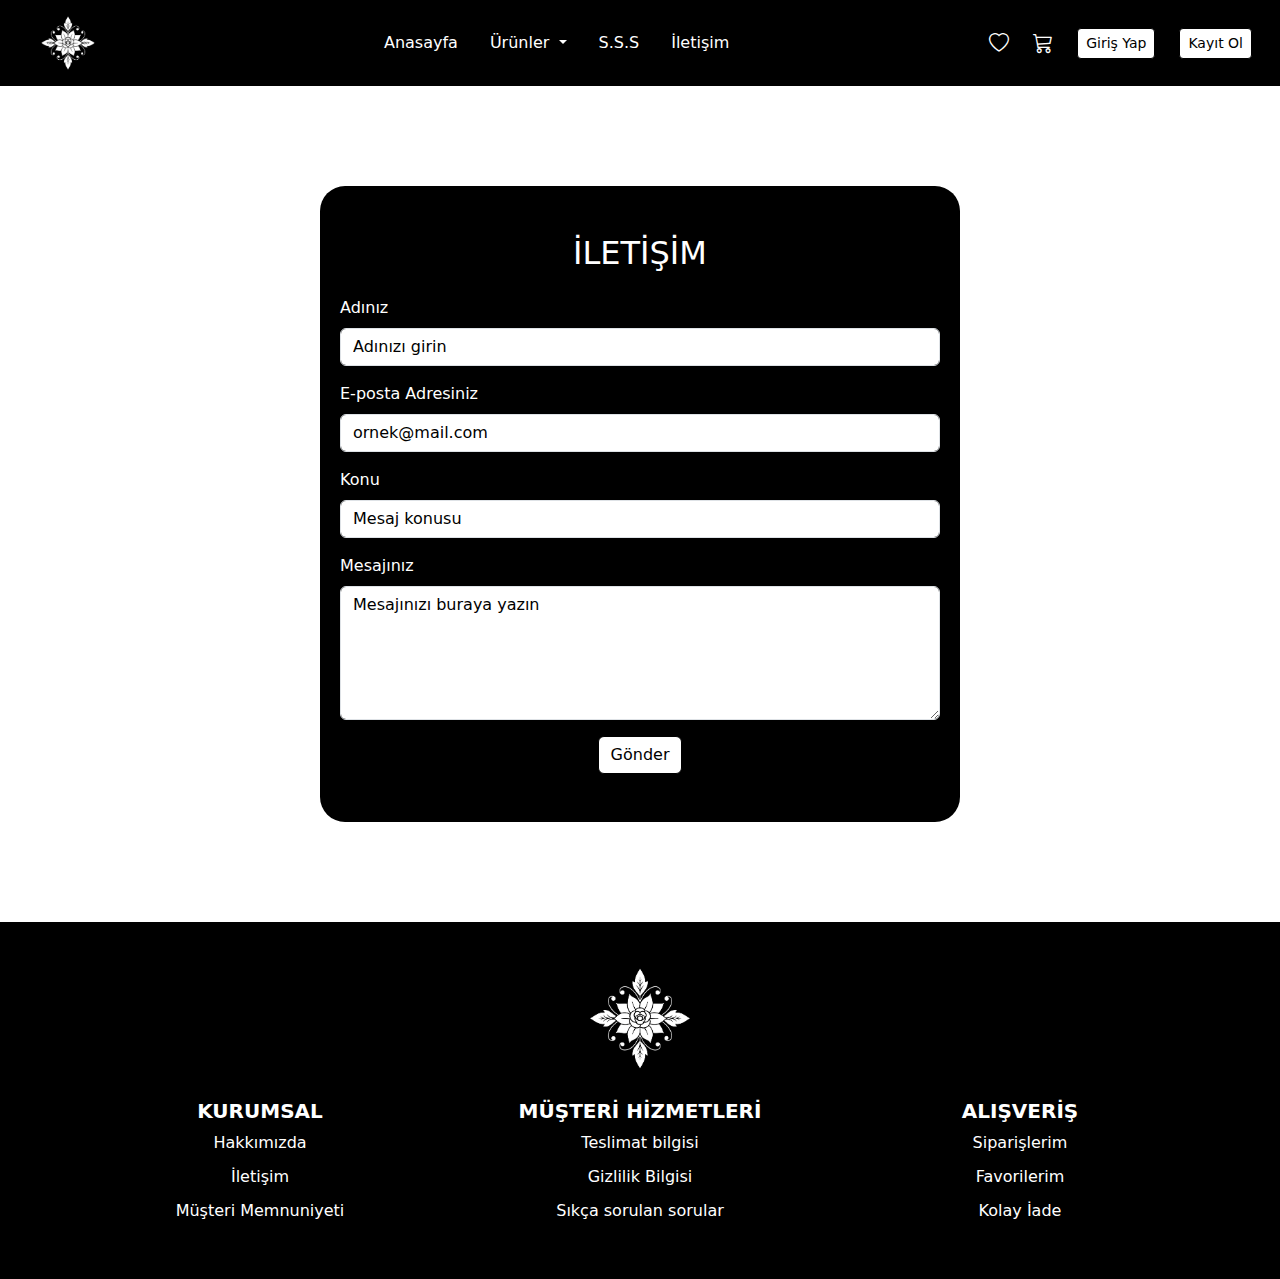
<file: iletisim.html>
<!DOCTYPE html>
<html lang="tr" data-bs-theme="light">
  <head>
    <meta charset="UTF-8" />
    <meta name="viewport" content="width=device-width, initial-scale=1" />
    <title>Fleuré</title>
    <link
      href="https://cdn.jsdelivr.net/npm/bootstrap@5.3.3/dist/css/bootstrap.min.css"
      rel="stylesheet"
    />
    <link
      href="https://cdn.jsdelivr.net/npm/bootstrap-icons@1.10.5/font/bootstrap-icons.css"
      rel="stylesheet"
    />
    <link rel="stylesheet" href="assets/styles/style.css" />
    <link rel="icon" type="image/x-icon" href="assets/img/logo-icon/logo.png" />
  </head>
  <body>
    <nav class="navbar navbar-expand-lg px-3">
      <div class="container-fluid">
        <a class="navbar-brand" href="#">
          <img src="assets/img/logo-icon/logo.png" alt="Logo" height="30" />
        </a>

        <button
          class="navbar-toggler"
          type="button"
          data-bs-toggle="collapse"
          data-bs-target="#mainNavbar"
          aria-controls="mainNavbar"
          aria-expanded="false"
          aria-label="Toggle navigation"
        >
          <span class="navbar-toggler-icon"></span>
        </button>

        <div class="collapse navbar-collapse" id="mainNavbar">
          <ul class="navbar-nav mx-auto mb-2 mb-lg-0 gap-3">
            <li class="nav-item">
              <a class="nav-link text-white" href="/">Anasayfa</a>
            </li>

            <li class="nav-item dropdown">
              <a
                class="nav-link dropdown-toggle text-white"
                href="#"
                role="button"
                data-bs-toggle="dropdown"
                aria-expanded="false"
              >
                Ürünler
              </a>
              <ul class="dropdown-menu">
                <li>
                  <a class="dropdown-item" href="kadin-giyim.html"
                    >Kadın Giyim</a
                  >
                </li>
                <li>
                  <a class="dropdown-item" href="erkek-giyim.html"
                    >Erkek Giyim</a
                  >
                </li>
                <li>
                  <a class="dropdown-item" href="aksesuar.html">Aksesuar</a>
                </li>
              </ul>
            </li>

            <li class="nav-item">
              <a class="nav-link text-white" href="sss.html">S.S.S</a>
            </li>
            <li class="nav-item">
              <a class="nav-link text-white" href="iletisim.html">İletişim</a>
            </li>
          </ul>

          <div class="d-flex align-items-center gap-4">
            <a class="nav-link" href="#"><i class="bi bi-heart fs-5"></i></a>
            <a class="nav-link" href="#"><i class="bi bi-cart3 fs-5"></i></a>

            <a class="btn btn-sm">Giriş Yap</a>
            <a class="btn btn-sm">Kayıt Ol</a>
          </div>
        </div>
      </div>
    </nav>


    <section class="iletisim py-5">
        <h2 class="mb-4 text-center">İLETİŞİM</h2>
        <form>
          <div class="mb-3">
            <label for="name" class="form-label">Adınız</label>
            <input
              type="text"
              class="form-control"
              id="name"
              placeholder="Adınızı girin"
            />
          </div>
          <div class="mb-3">
            <label for="email" class="form-label">E-posta Adresiniz</label>
            <input
              type="email"
              class="form-control"
              id="email"
              placeholder="ornek@mail.com"
            />
          </div>
          <div class="mb-3">
            <label for="subject" class="form-label">Konu</label>
            <input
              type="text"
              class="form-control"
              id="subject"
              placeholder="Mesaj konusu"
            />
          </div>
          <div class="mb-3">
            <label for="message" class="form-label">Mesajınız</label>
            <textarea
              class="form-control"
              id="message"
              rows="5"
              placeholder="Mesajınızı buraya yazın"
            ></textarea>
          </div>
  
          <div class="text-center">
            <a type="submit" class="btn text-center">Gönder</a>
          </div>
        </form>
      </section>

    <footer class="text-center">
      <img src="assets/img/logo-icon/logo.png" alt="Logo" class="footer-logo" />

      <div class="container mt-4">
        <div class="row">
          <div class="col-md-4 footer-section">
            <h5>KURUMSAL</h5>
            <ul>
              <li>Hakkımızda</li>
              <li>İletişim</li>
              <li>Müşteri Memnuniyeti</li>
            </ul>
          </div>

          <div class="col-md-4 footer-section">
            <h5>MÜŞTERİ HİZMETLERİ</h5>
            <ul>
              <li>Teslimat bilgisi</li>
              <li>Gizlilik Bilgisi</li>
              <li>Sıkça sorulan sorular</li>
            </ul>
          </div>

          <div class="col-md-4 footer-section">
            <h5>ALIŞVERİŞ</h5>
            <ul>
              <li>Siparişlerim</li>
              <li>Favorilerim</li>
              <li>Kolay İade</li>
            </ul>
          </div>
        </div>
      </div>
    </footer>

    <script src="https://cdn.jsdelivr.net/npm/bootstrap@5.3.3/dist/js/bootstrap.bundle.min.js"></script>
  </body>
</html>
</file>
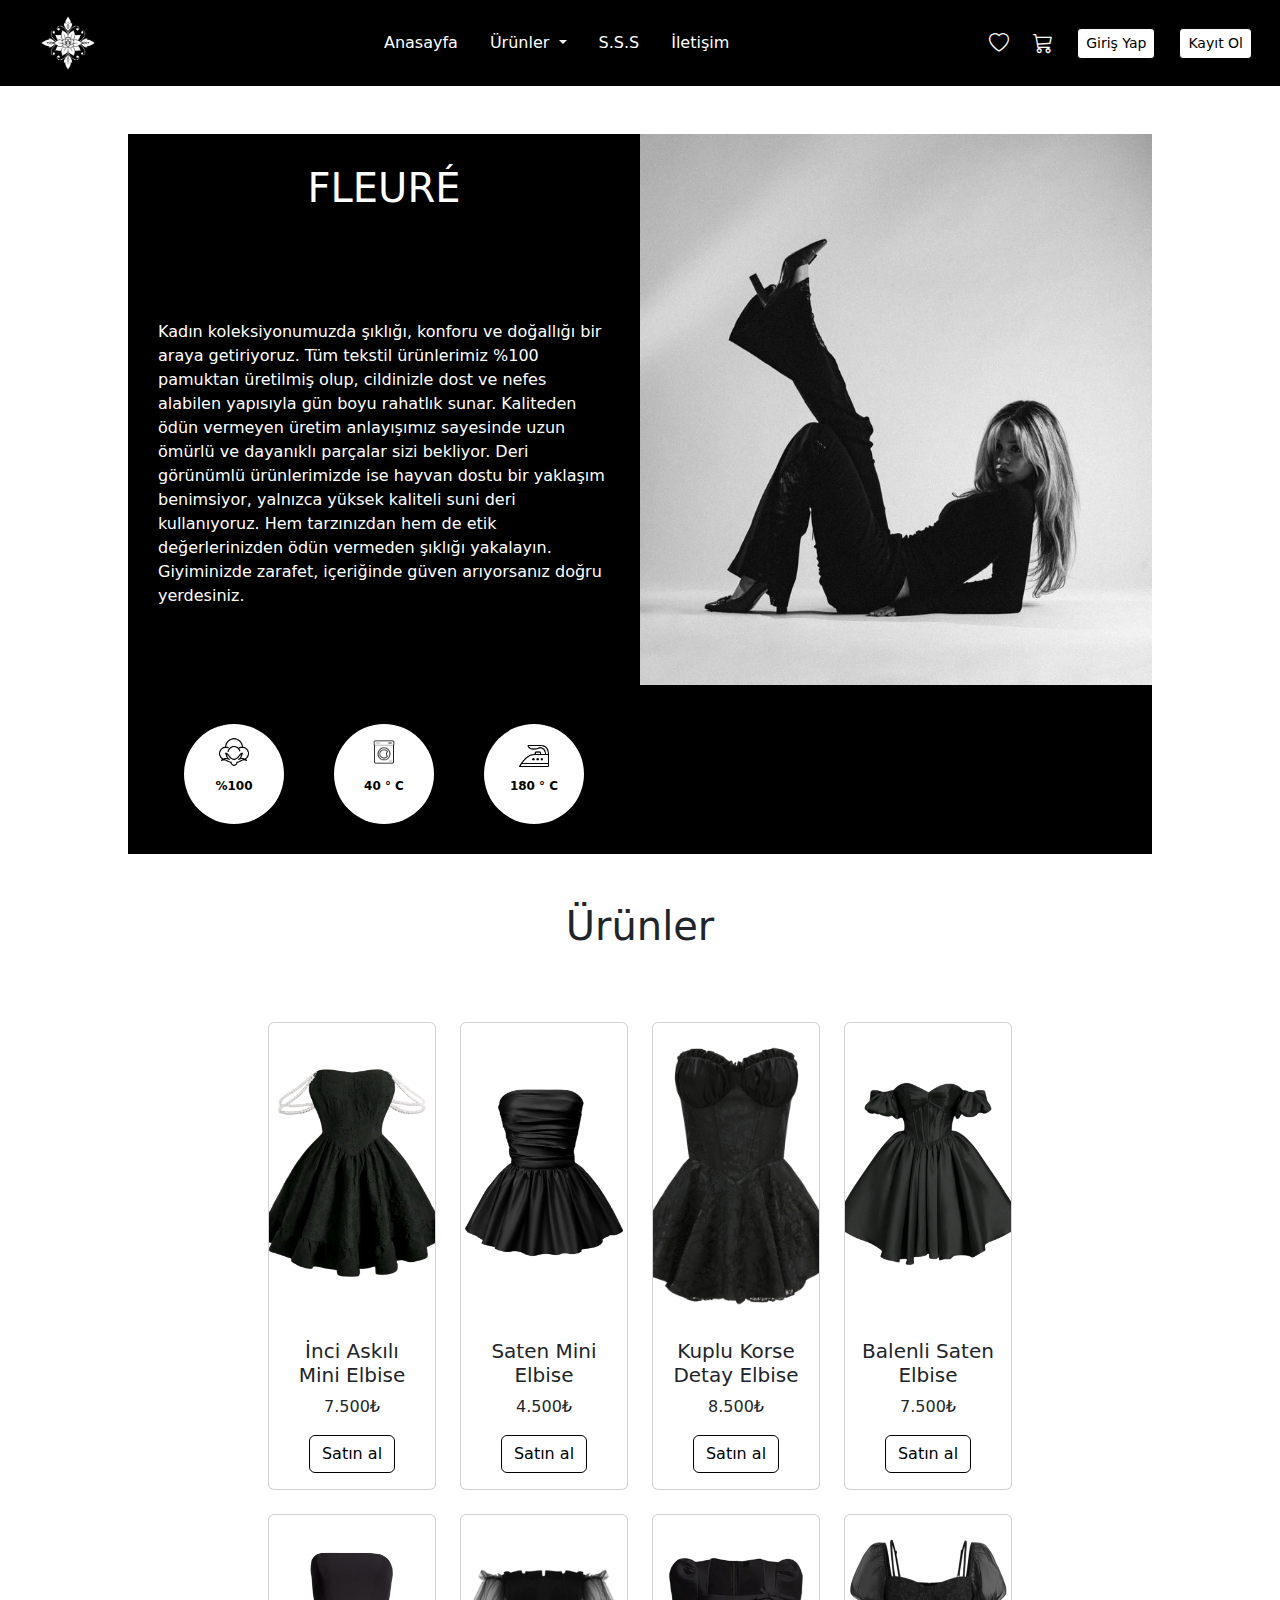
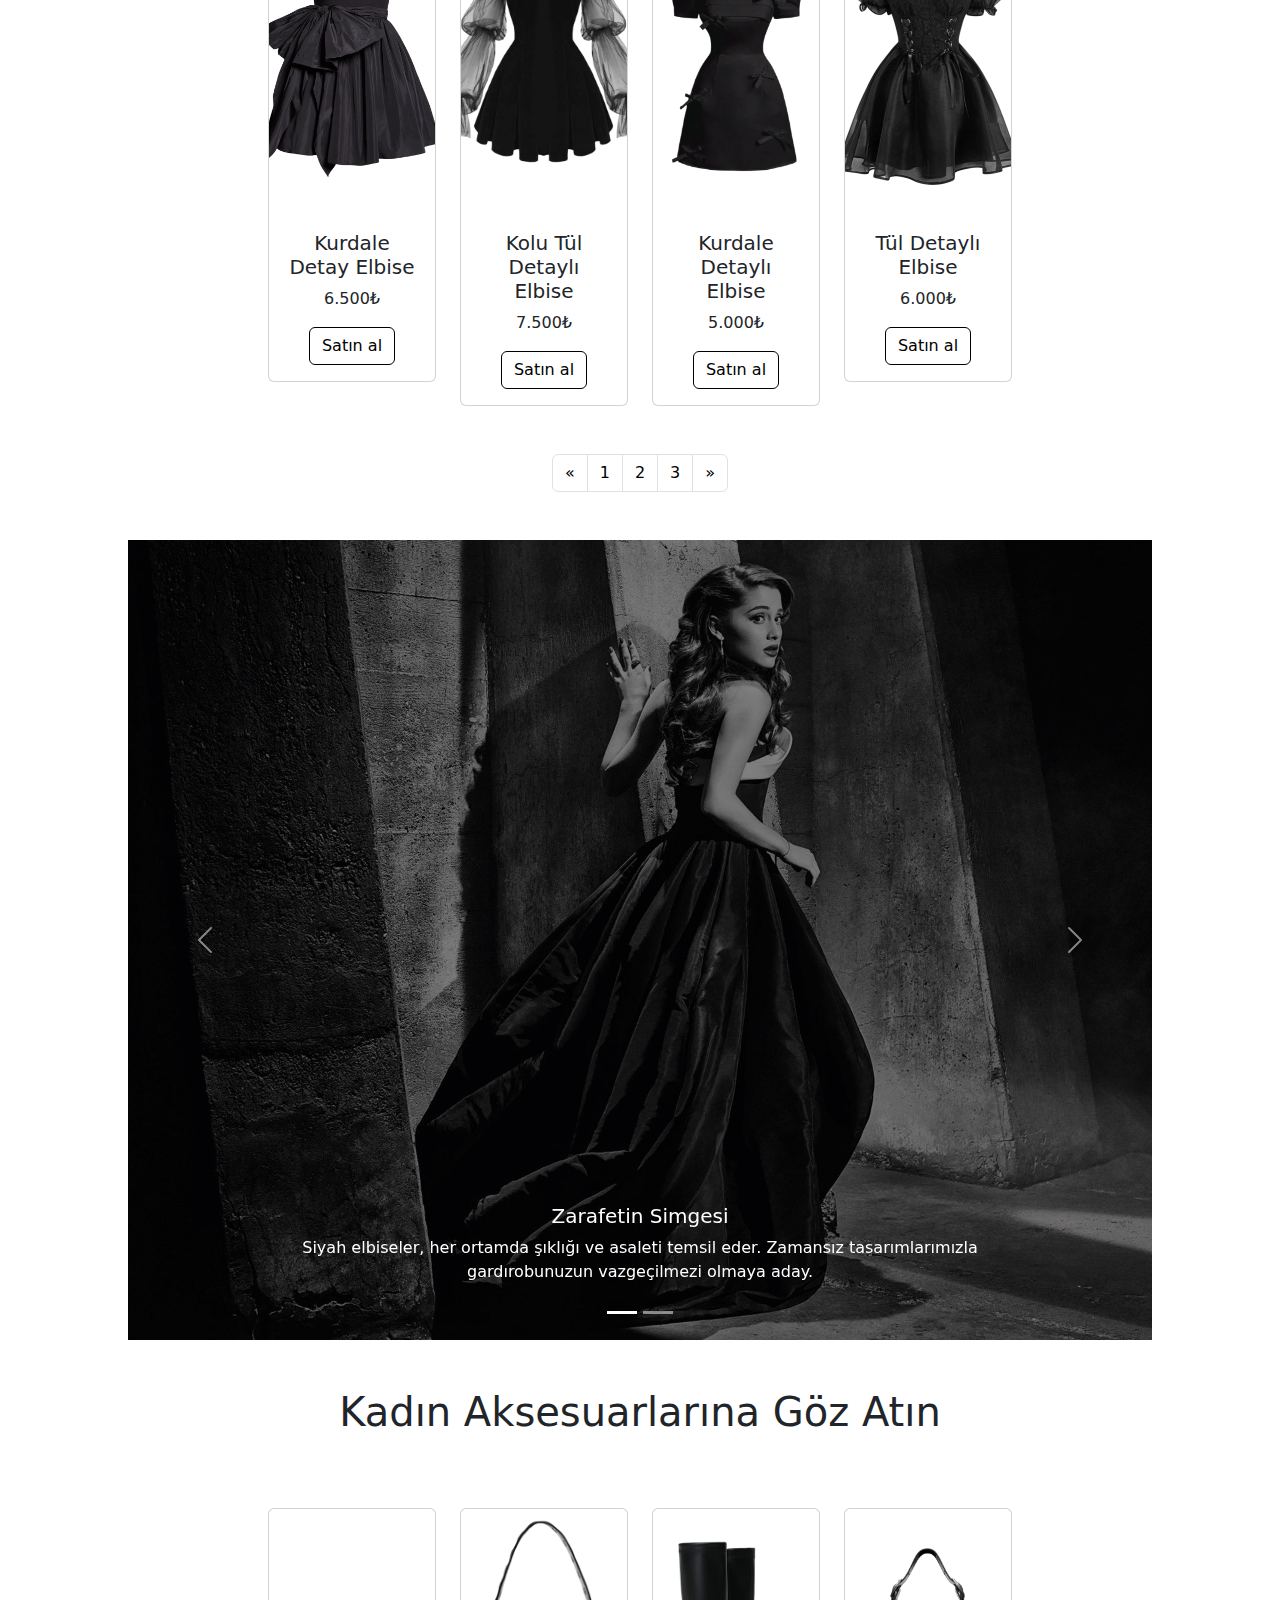
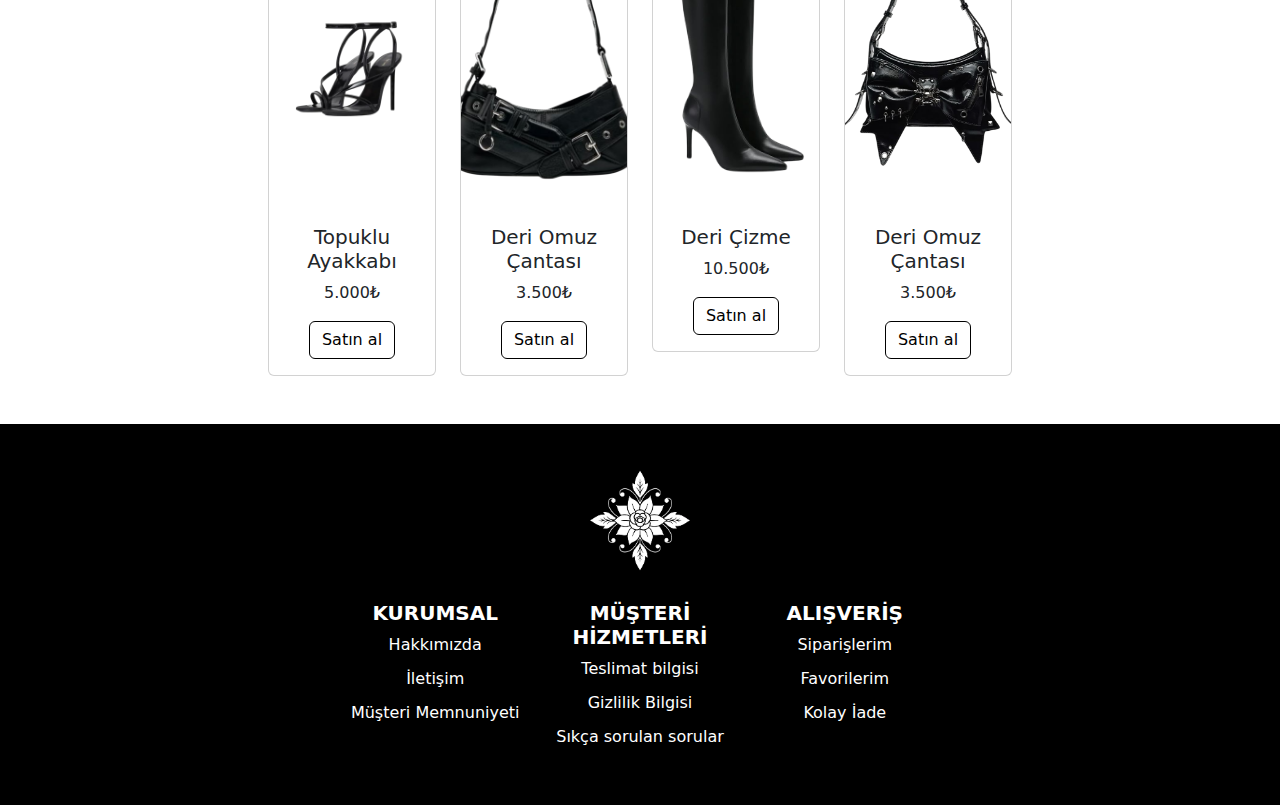
<file: kadin-giyim.html>
<!DOCTYPE html>
<html lang="tr" data-bs-theme="light">
  <head>
    <meta charset="UTF-8" />
    <meta name="viewport" content="width=device-width, initial-scale=1" />
    <title>Fleuré</title>
    <link
      href="https://cdn.jsdelivr.net/npm/bootstrap@5.3.3/dist/css/bootstrap.min.css"
      rel="stylesheet"
    />
    <link
      href="https://cdn.jsdelivr.net/npm/bootstrap-icons@1.10.5/font/bootstrap-icons.css"
      rel="stylesheet"
    />
    <link rel="stylesheet" href="assets/styles/categories.css" />
    
    <link rel="icon" type="image/x-icon" href="assets/img/logo-icon/logo.png" />
  </head>
  <body>
    <nav class="navbar navbar-expand-lg px-3">
      <div class="container-fluid">
        <a class="navbar-brand" href="#">
          <img src="assets/img/logo-icon/logo.png" alt="Logo" height="30" />
        </a>

        <button
          class="navbar-toggler"
          type="button"
          data-bs-toggle="collapse"
          data-bs-target="#mainNavbar"
          aria-controls="mainNavbar"
          aria-expanded="false"
          aria-label="Toggle navigation"
        >
          <span class="navbar-toggler-icon"></span>
        </button>

        <div class="collapse navbar-collapse" id="mainNavbar">
          <ul class="navbar-nav mx-auto mb-2 mb-lg-0 gap-3">
            <li class="nav-item">
              <a class="nav-link text-white" href="/">Anasayfa</a>
            </li>

            <li class="nav-item dropdown">
              <a
                class="nav-link dropdown-toggle text-white"
                href="#"
                role="button"
                data-bs-toggle="dropdown"
                aria-expanded="false"
              >
                Ürünler
              </a>
              <ul class="dropdown-menu">
                <li>
                  <a class="dropdown-item" href="kadin-giyim.html"
                    >Kadın Giyim</a
                  >
                </li>
                <li>
                  <a class="dropdown-item" href="erkek-giyim.html"
                    >Erkek Giyim</a
                  >
                </li>
                <li>
                  <a class="dropdown-item" href="aksesuar.html">Aksesuar</a>
                </li>
              </ul>
            </li>

            <li class="nav-item">
              <a class="nav-link text-white" href="sss.html">S.S.S</a>
            </li>
            <li class="nav-item">
              <a class="nav-link text-white" href="iletisim.html">İletişim</a>
            </li>
          </ul>

          <div class="d-flex align-items-center gap-4">
            <a class="nav-link" href="#"><i class="bi bi-heart fs-5"></i></a>
            <a class="nav-link" href="#"><i class="bi bi-cart3 fs-5"></i></a>
            <a class="btn btn-sm">Giriş Yap</a>
            <a class="btn btn-sm">Kayıt Ol</a>
          </div>
        </div>
      </div>
    </nav>

    <div class="container mt-5">
      <div class="content">
        <h1>FLEURÉ</h1>
        <p>
          Kadın koleksiyonumuzda şıklığı, konforu ve doğallığı bir araya
          getiriyoruz. Tüm tekstil ürünlerimiz %100 pamuktan üretilmiş olup,
          cildinizle dost ve nefes alabilen yapısıyla gün boyu rahatlık sunar.
          Kaliteden ödün vermeyen üretim anlayışımız sayesinde uzun ömürlü ve
          dayanıklı parçalar sizi bekliyor. Deri görünümlü ürünlerimizde ise
          hayvan dostu bir yaklaşım benimsiyor, yalnızca yüksek kaliteli suni
          deri kullanıyoruz. Hem tarzınızdan hem de etik değerlerinizden ödün
          vermeden şıklığı yakalayın. Giyiminizde zarafet, içeriğinde güven
          arıyorsanız doğru yerdesiniz.
        </p>

        <div class="circle-card">
          <div class="circle">
            <img src="assets/img/logo-icon/cotton-icon.png" alt="" />
            <p>%100</p>
          </div>
          <div class="circle">
            <img src="assets/img/logo-icon/washing-machine.png" alt="" />
            <p>40 ° C</p>
          </div>
          <div class="circle">
            <img src="assets/img/logo-icon/iron.png" alt="" />
            <p>180 ° C</p>
          </div>
        </div>
      </div>
      <div class="img">
        <img src="assets/img/woman/kadin-banner.jpg" alt="" />
      </div>
    </div>

    <h1 class="text-center mt-5">Ürünler</h1>
    <div class="row row-cols-1 row-cols-md-3 g-4 mt-5 mx-auto">
      <div class="col">
        <div class="card">
          <img
            src="assets/img/woman/elbise-1.png"
            class="card-img-top"
            alt="..."
          />
          <div class="card-body">
            <h5 class="card-title">İnci Askılı Mini Elbise</h5>
            <p class="card-text">7.500₺</p>
            <a class="btn" href="">Satın al</a>
          </div>
        </div>
      </div>
      <div class="col">
        <div class="card">
          <img
            src="assets/img/woman/elbise-2.png"
            class="card-img-top"
            alt="..."
          />
          <div class="card-body">
            <h5 class="card-title">Saten Mini Elbise</h5>
            <p class="card-text">4.500₺</p>
            <a class="btn" href="">Satın al</a>
          </div>
        </div>
      </div>
      <div class="col">
        <div class="card">
          <img
            src="assets/img/woman/elbise-3.png"
            class="card-img-top"
            alt="..."
          />
          <div class="card-body">
            <h5 class="card-title">Kuplu Korse Detay Elbise</h5>
            <p class="card-text">8.500₺</p>
            <a class="btn" href="">Satın al</a>
          </div>
        </div>
      </div>
      <div class="col">
        <div class="card">
          <img
            src="assets/img/woman/elbise-4.png"
            class="card-img-top"
            alt="..."
          />
          <div class="card-body">
            <h5 class="card-title">Balenli Saten Elbise</h5>
            <p class="card-text">7.500₺</p>
            <a class="btn" href="">Satın al</a>
          </div>
        </div>
      </div>
      <div class="col">
        <div class="card">
          <img
            src="assets/img/woman/elbise-5.png"
            class="card-img-top"
            alt="..."
          />
          <div class="card-body">
            <h5 class="card-title">Kurdale Detay Elbise</h5>
            <p class="card-text">6.500₺</p>
            <a class="btn" href="">Satın al</a>
          </div>
        </div>
      </div>
      <div class="col">
        <div class="card">
          <img
            src="assets/img/woman/elbise-6.png"
            class="card-img-top"
            alt="..."
          />
          <div class="card-body">
            <h5 class="card-title">Kolu Tül Detaylı Elbise</h5>
            <p class="card-text">7.500₺</p>
            <a class="btn" href="">Satın al</a>
          </div>
        </div>
      </div>
      <div class="col">
        <div class="card">
          <img
            src="assets/img/woman/elbise-7.png"
            class="card-img-top"
            alt="..."
          />
          <div class="card-body">
            <h5 class="card-title">Kurdale Detaylı Elbise</h5>
            <p class="card-text">5.000₺</p>
            <a class="btn" href="">Satın al</a>
          </div>
        </div>
      </div>
      <div class="col">
        <div class="card">
          <img
            src="assets/img/woman/elbise-8.png"
            class="card-img-top"
            alt="..."
          />
          <div class="card-body">
            <h5 class="card-title">Tül Detaylı Elbise</h5>
            <p class="card-text">6.000₺</p>
            <a class="btn" href="">Satın al</a>
          </div>
        </div>
      </div>
    </div>

    <nav aria-label="Page navigation example">
        <ul class="pagination justify-content-center mt-5">
          <li class="page-item">
            <a class="page-link" href="#" aria-label="Previous">
              <span aria-hidden="true">&laquo;</span>
            </a>
          </li>
          <li class="page-item"><a class="page-link" href="#">1</a></li>
          <li class="page-item"><a class="page-link" href="#">2</a></li>
          <li class="page-item"><a class="page-link" href="#">3</a></li>
          <li class="page-item">
            <a class="page-link" href="#" aria-label="Next">
              <span aria-hidden="true">&raquo;</span>
            </a>
          </li>
        </ul>
      </nav>


    <div id="carouselExampleCaptions" class="carousel slide mx-auto mt-5">
      <div class="carousel-indicators">
        <button
          type="button"
          data-bs-target="#carouselExampleCaptions"
          data-bs-slide-to="0"
          class="active"
          aria-current="true"
          aria-label="Slide 1"
        ></button>
        <button
          type="button"
          data-bs-target="#carouselExampleCaptions"
          data-bs-slide-to="1"
          aria-label="Slide 2"
        ></button>
        
      </div>
      <div class="carousel-inner">
        <div class="carousel-item active">
          <img
            src="assets/img/woman/slider.jpg"
            class="d-block w-100"
            alt="..."
          />
          <div class="carousel-caption d-none d-md-block">
            <h5> Zarafetin Simgesi</h5>
            <p>Siyah elbiseler, her ortamda şıklığı ve asaleti temsil eder. Zamansız tasarımlarımızla gardırobunuzun vazgeçilmezi olmaya aday.</p>
          </div>
        </div>
        <div class="carousel-item">
          <img
            src="assets/img/woman/slider-2.webp"
            class="d-block w-100"
            alt="..."
          />
          <div class="carousel-caption d-none d-md-block">
            <h5>Geceye Hazır</h5>
            <p>Siyah elbiselerimiz, sade şıklığı güçlü duruşla buluşturur. Her adımda zarafetinizi vurgulamak için tasarlandı.</p>
          </div>
        </div>
      </div>
      <button
        class="carousel-control-prev"
        type="button"
        data-bs-target="#carouselExampleCaptions"
        data-bs-slide="prev"
      >
        <span class="carousel-control-prev-icon" aria-hidden="true"></span>
        <span class="visually-hidden">Previous</span>
      </button>
      <button
        class="carousel-control-next"
        type="button"
        data-bs-target="#carouselExampleCaptions"
        data-bs-slide="next"
      >
        <span class="carousel-control-next-icon" aria-hidden="true"></span>
        <span class="visually-hidden">Next</span>
      </button>
    </div>

    <h1 class="text-center mx-auto mt-5">Kadın Aksesuarlarına Göz Atın</h1>

    <div class="row row-cols-1 row-cols-md-3 g-4 mt-5 mx-auto">
        <div class="col">
          <div class="card">
            <img
              src="assets/img/aksesuar/kadin/ayakkabi.png"
              class="card-img-top"
              alt="..."
            />
            <div class="card-body">
              <h5 class="card-title">Topuklu Ayakkabı</h5>
              <p class="card-text">5.000₺</p>
              <a class="btn" href="aksesuar.html" target="_blank">Satın al</a>
            </div>
          </div>
        </div>
        <div class="col">
          <div class="card">
            <img
              src="assets/img/aksesuar/kadin/canta-2.png"
              class="card-img-top"
              alt="..."
            />
            <div class="card-body">
              <h5 class="card-title">Deri Omuz Çantası</h5>
              <p class="card-text">3.500₺</p>
              <a class="btn" href="aksesuar.html" target="_blank">Satın al</a>
            </div>
          </div>
        </div>
        <div class="col">
          <div class="card">
            <img
              src="assets/img/aksesuar/kadin/cizme.png"
              class="card-img-top"
              alt="..."
            />
            <div class="card-body">
              <h5 class="card-title">Deri Çizme</h5>
              <p class="card-text">10.500₺</p>
              <a class="btn" href="aksesuar.html" target="_blank">Satın al</a>
            </div>
          </div>
        </div>
        <div class="col">
          <div class="card">
            <img
              src="assets/img/aksesuar/kadin/canta-3.png"
              class="card-img-top"
              alt="..."
            />
            <div class="card-body">
              <h5 class="card-title">Deri Omuz Çantası</h5>
              <p class="card-text">3.500₺</p>
              <a class="btn" href="aksesuar.html" target="_blank">Satın al</a>
            </div>
          </div>
        </div>
      </div>



      <footer class="text-center mt-5">
        <img src="assets/img/logo-icon/logo.png" alt="Logo" class="footer-logo" />
  
        <div class="container mt-4 mx-auto">
          <div class="row mx-auto">
            <div class="col-md-4 footer-section">
              <h5>KURUMSAL</h5>
              <ul>
                <li>Hakkımızda</li>
                <li>İletişim</li>
                <li>Müşteri Memnuniyeti</li>
              </ul>
            </div>
  
            <div class="col-md-4 footer-section">
              <h5>MÜŞTERİ HİZMETLERİ</h5>
              <ul>
                <li>Teslimat bilgisi</li>
                <li>Gizlilik Bilgisi</li>
                <li>Sıkça sorulan sorular</li>
              </ul>
            </div>
  
            <div class="col-md-4 footer-section">
              <h5>ALIŞVERİŞ</h5>
              <ul>
                <li>Siparişlerim</li>
                <li>Favorilerim</li>
                <li>Kolay İade</li>
              </ul>
            </div>
          </div>
        </div>
      </footer>
      
    <script src="https://cdn.jsdelivr.net/npm/bootstrap@5.3.3/dist/js/bootstrap.bundle.min.js"></script>
  </body>
</html>
</file>
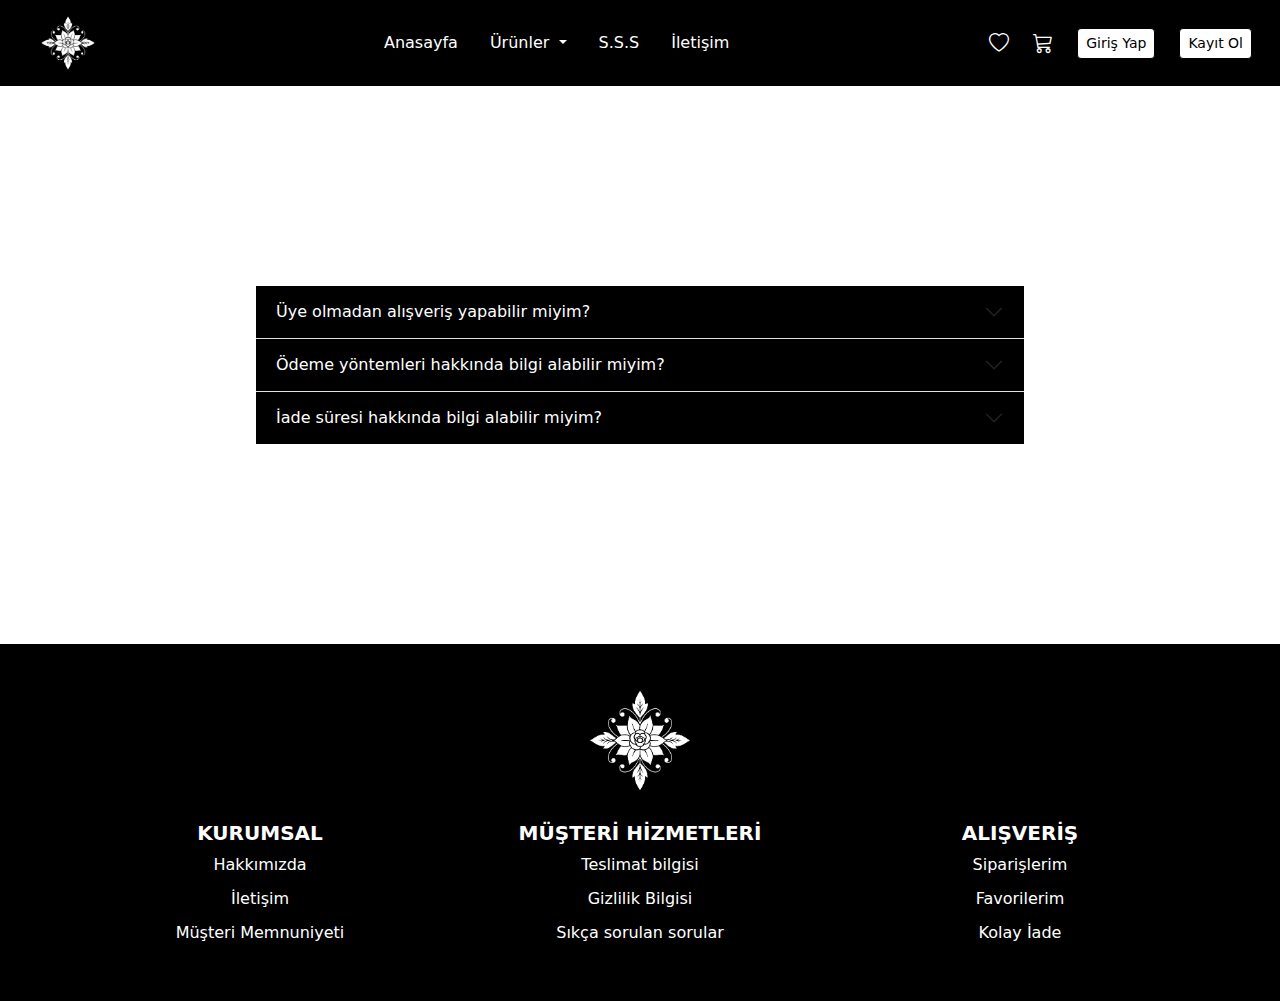
<file: sss.html>
<!DOCTYPE html>
<html lang="tr" data-bs-theme="light">
  <head>
    <meta charset="UTF-8" />
    <meta name="viewport" content="width=device-width, initial-scale=1" />
    <title>Fleuré</title>
    <link
      href="https://cdn.jsdelivr.net/npm/bootstrap@5.3.3/dist/css/bootstrap.min.css"
      rel="stylesheet"
    />
    <link
      href="https://cdn.jsdelivr.net/npm/bootstrap-icons@1.10.5/font/bootstrap-icons.css"
      rel="stylesheet"
    />
    <link rel="stylesheet" href="assets/styles/style.css" />
    <link rel="icon" type="image/x-icon" href="assets/img/logo-icon/logo.png" />
  </head>
  <body>
    <nav class="navbar navbar-expand-lg px-3">
      <div class="container-fluid">
        <a class="navbar-brand" href="#">
          <img src="assets/img/logo-icon/logo.png" alt="Logo" height="30" />
        </a>

        <button
          class="navbar-toggler"
          type="button"
          data-bs-toggle="collapse"
          data-bs-target="#mainNavbar"
          aria-controls="mainNavbar"
          aria-expanded="false"
          aria-label="Toggle navigation"
        >
          <span class="navbar-toggler-icon"></span>
        </button>

        <div class="collapse navbar-collapse" id="mainNavbar">
          <ul class="navbar-nav mx-auto mb-2 mb-lg-0 gap-3">
            <li class="nav-item">
              <a class="nav-link text-white" href="/">Anasayfa</a>
            </li>

            <li class="nav-item dropdown">
              <a
                class="nav-link dropdown-toggle text-white"
                href="#"
                role="button"
                data-bs-toggle="dropdown"
                aria-expanded="false"
              >
                Ürünler
              </a>
              <ul class="dropdown-menu">
                <li>
                  <a class="dropdown-item" href="kadin-giyim.html"
                    >Kadın Giyim</a
                  >
                </li>
                <li>
                  <a class="dropdown-item" href="erkek-giyim.html"
                    >Erkek Giyim</a
                  >
                </li>
                <li>
                  <a class="dropdown-item" href="aksesuar.html">Aksesuar</a>
                </li>
              </ul>
            </li>

            <li class="nav-item">
              <a class="nav-link text-white" href="sss.html">S.S.S</a>
            </li>
            <li class="nav-item">
              <a class="nav-link text-white" href="iletisim.html">İletişim</a>
            </li>
          </ul>

          <div class="d-flex align-items-center gap-4">
            <a class="nav-link" href="#"><i class="bi bi-heart fs-5"></i></a>
            <a class="nav-link" href="#"><i class="bi bi-cart3 fs-5"></i></a>

            <a class="btn btn-sm">Giriş Yap</a>
            <a class="btn btn-sm">Kayıt Ol</a>
          </div>
        </div>
      </div>
    </nav>
    <div class="accordion accordion-flush" id="accordionFlushExample">
      <div class="accordion-item">
        <h2 class="accordion-header">
          <button
            class="accordion-button collapsed"
            type="button"
            data-bs-toggle="collapse"
            data-bs-target="#flush-collapseOne"
            aria-expanded="false"
            aria-controls="flush-collapseOne"
          >
            Üye olmadan alışveriş yapabilir miyim?
          </button>
        </h2>
        <div
          id="flush-collapseOne"
          class="accordion-collapse collapse"
          data-bs-parent="#accordionFlushExample"
        >
          <div class="accordion-body">
            Evet, sitemizden üye olmadan da alışveriş yapabilirsiniz. Ödeme
            sayfasında "Misafir olarak devam et" seçeneğini kullanmanız
            yeterlidir. Ancak üyelikle sipariş takibi ve özel kampanyalardan
            faydalanabilirsiniz.
          </div>
        </div>
      </div>
      <div class="accordion-item">
        <h2 class="accordion-header">
          <button
            class="accordion-button collapsed"
            type="button"
            data-bs-toggle="collapse"
            data-bs-target="#flush-collapseTwo"
            aria-expanded="false"
            aria-controls="flush-collapseTwo"
          >
            Ödeme yöntemleri hakkında bilgi alabilir miyim?
          </button>
        </h2>
        <div
          id="flush-collapseTwo"
          class="accordion-collapse collapse"
          data-bs-parent="#accordionFlushExample"
        >
          <div class="accordion-body">
            "Ödeme yöntemlerimiz oldukça çeşitlidir. Kredi kartları, banka
            kartları ve dijital cüzdanlar gibi popüler seçenekler ile ödeme
            yapabilirsiniz. Güvenli ödeme altyapımız sayesinde işlemleriniz
            hızlı ve sorunsuz bir şekilde tamamlanır."
          </div>
        </div>
      </div>
      <div class="accordion-item">
        <h2 class="accordion-header">
          <button
            class="accordion-button collapsed"
            type="button"
            data-bs-toggle="collapse"
            data-bs-target="#flush-collapseThree"
            aria-expanded="false"
            aria-controls="flush-collapseThree"
          >
            İade süresi hakkında bilgi alabilir miyim?
          </button>
        </h2>
        <div
          id="flush-collapseThree"
          class="accordion-collapse collapse"
          data-bs-parent="#accordionFlushExample"
        >
          <div class="accordion-body">
            İade süresi, ürünün teslim alındığı tarihten itibaren 14 gündür.
            Ürünü, orijinal ambalajı ve etiketleriyle birlikte iade
            edebilirsiniz. İade işlemi, talebinizin onaylanmasının ardından
            hızlı bir şekilde işleme alınır.
          </div>
        </div>
      </div>
    </div>

    <footer class="text-center">
      <img src="assets/img/logo-icon/logo.png" alt="Logo" class="footer-logo" />

      <div class="container mt-4">
        <div class="row">
          <div class="col-md-4 footer-section">
            <h5>KURUMSAL</h5>
            <ul>
              <li>Hakkımızda</li>
              <li>İletişim</li>
              <li>Müşteri Memnuniyeti</li>
            </ul>
          </div>

          <div class="col-md-4 footer-section">
            <h5>MÜŞTERİ HİZMETLERİ</h5>
            <ul>
              <li>Teslimat bilgisi</li>
              <li>Gizlilik Bilgisi</li>
              <li>Sıkça sorulan sorular</li>
            </ul>
          </div>

          <div class="col-md-4 footer-section">
            <h5>ALIŞVERİŞ</h5>
            <ul>
              <li>Siparişlerim</li>
              <li>Favorilerim</li>
              <li>Kolay İade</li>
            </ul>
          </div>
        </div>
      </div>
    </footer>

    <script src="https://cdn.jsdelivr.net/npm/bootstrap@5.3.3/dist/js/bootstrap.bundle.min.js"></script>
  </body>
</html>
</file>
<file: assets/styles/style.css>
:root {
  --black-color: #000;
  --white-color: #fff;
  --grey-color: #a7a7a7;
  --text-shadow: 0 0 15px #ffffff;
  --box-shadow: 0 0 15px #0000009f;
  --border-white: 1px solid #fff;
  --border-black: 1px solid #000;
}

body {
  background: var(--white-color);
  padding: 0;
  margin: 0;
}

/* navbar */

.navbar {
  background-color: var(--black-color);
}

.navbar ul li a {
  color: var(--white-color);
}

.dropdown-menu {
  background-color: var(--black-color);
  color: var(--white-color);
}

.bi {
  color: var(--white-color);
}

.btn {
  background-color: var(--white-color);
  color: var(--black-color);
  border: var(--border-black);
}
.navbar-brand img {
  width: 80px;
  height: auto;
}

/* menu hover */

.navbar ul li a:hover {
  text-shadow: var(--text-shadow);
}

.dropdown-menu a:hover {
  background-color: var(--black-color);
  color: var(--white-color);
  text-shadow: var(--text-shadow);
}

.bi:hover {
  text-shadow: var(--text-shadow);
}

.btn:hover {
  background-color: var(--black-color);
  color: var(--white-color);
  border: var(--border-white);
}

/* slider */

#carouselExampleCaptions {
  width: 80%;
  margin: 0 auto;
}

#carouselExampleCaptions img {
  width: 100%;
  height: auto;
  object-fit: cover;
}

/* urunler */

.carousel {
  width: 60%;
  height: auto;
  margin: auto;
}

.carousel .card {
  display: flex;
  flex-direction: column;
  align-items: center;
  text-align: center;
}

.card-img-top {
  max-height: 300px;
  width: auto;
  object-fit: contain;
  display: block;
  margin: 0 auto;
  padding: 10px;
}

.carousel-control-next-icon {
  color: #000;
}

/* s.s.s */

.accordion {
  width: 60%;
  margin: 200px auto;
  background-color: var(--grey-color);
}

.accordion .accordion-button {
  background-color: var(--black-color);
  color: var(--white-color);
}

.accordion .accordion-button:focus {
  box-shadow: var(--box-shadow);
}

/* footer */

footer {
  background-color: var(--black-color);
  color: var(--white-color);
  padding: 40px 0;
}
.footer-logo {
  display: block;
  margin: 0 auto;
  width: 150px;
}
.footer-section h5 {
  font-weight: bold;
}
.footer-section ul {
  list-style-type: none;
  padding: 0;
}
.footer-section ul li {
  margin-bottom: 10px;
}

/* iletisim */

.iletisim {
  width: 50%;
  margin: 100px auto;
  color: var(--white-color);
  background-color: #000000;
  padding: 20px ;
  border-radius: 25px;
}

.iletisim .form-control {
  background-color: var(--white-color);
  color: var(--white-color);
}

.iletisim .form-control::placeholder {
  color: var(--black-color);
}
</file>
<file: assets/styles/categories.css>
:root {
  --black-color: #000;
  --white-color: #fff;
  --grey-color: #a7a7a7;
  --text-shadow: 0 0 15px #ffffff;
  --box-shadow: 0 0 15px #0000009f;
  --border-white: 1px solid #fff;
  --border-black: 1px solid #000;
}

body {
  background: var(--white-color);
  padding: 0;
  margin: 0;
}

/* navbar */

.navbar {
  background-color: var(--black-color);
}

.navbar ul li a {
  color: var(--white-color);
}

.dropdown-menu {
  background-color: var(--black-color);
  color: var(--white-color);
}

.bi {
  color: var(--white-color);
}

.btn {
  background-color: var(--white-color);
  color: var(--black-color);
  border: var(--border-black);
}
.navbar-brand img {
  width: 80px;
  height: auto;
}

/* menu hover */

.navbar ul li a:hover {
  text-shadow: var(--text-shadow);
}

.dropdown-menu a:hover {
  background-color: var(--black-color);
  color: var(--white-color);
  text-shadow: var(--text-shadow);
}

.bi:hover {
  text-shadow: var(--text-shadow);
}

.btn:hover {
  background-color: var(--black-color);
  color: var(--white-color);
  border: var(--border-white);
}

.container {
  width: 80%;
  padding: 0;
  display: flex;
  justify-content: space-between;
  background-color: var(--black-color);
  color: #fff;
}

.container .content {
  display: flex;
  width: 50%;
  gap: 100px;
  padding: 30px;
  flex-direction: column;
  justify-content: center;
  align-items: center;
}

.container .content .circle-card {
  display: flex;
  flex-direction: row;
  gap: 50px;
}

.container .content .circle-card .circle {
  display: flex;
  align-items: center;
  justify-content: center;
  flex-direction: column;
  gap: 10px;
  width: 100px;
  height: 100px;
  text-align: center;
  border-radius: 50%;
  background-color: var(--white-color);
  color: var(--black-color);
}

.container .content .circle-card .circle p {
  color: var(--black-color);
  font-size: 12px;
  font-weight: bold;
}

.container .content .circle-card .circle img {
  width: 30px;
}

.container .img {
  width: 50%;
}

.container .img img {
  width: 100%;
}

/* ürünler */

.row {
  width: 60%;
}
.col {
  width: 25%;
}

.card {
  text-align: center;
}

.card-body .card {
  border: none;
}

.card-img-top {
  height: 300px;
  object-fit: cover;
}

/* pagination */
.page-item .page-link {
  color: var(--black-color);
}

.page-item .page-link:hover {
  background-color: var(--black-color);
  color: var(--white-color);
}

/* slider */

.carousel {
  width: 80%;
}

#carouselExampleCaptions .carousel-item img {
  height: 800px;
  object-fit: cover;
}
.carousel img {
    filter: brightness(0.5);
}
/* footer */

footer {
  background-color: var(--black-color);
  color: var(--white-color);
  padding: 40px 0;
  
}
.footer-logo {
  display: block;
  margin: 0 auto;
  width: 150px; 
}
.footer-section h5 {
  font-weight: bold;
}
.footer-section ul {
  list-style-type: none;
  padding: 0;
}
.footer-section ul li {
  margin-bottom: 10px;
}




/* responsive */

@media (max-width: 768px) {
  .container {
    flex-direction: column;
    align-items: center;
  }

  .container .content,
  .container .img {
    width: 100%;
  }

  .container .content {
    padding: 20px;
    gap: 30px;
  }

  .container .content .circle-card {
    flex-wrap: wrap;
    justify-content: center;
    gap: 20px;
  }

  .container .content .circle-card .circle {
    width: 80px;
    height: 80px;
  }

  .container .content .circle-card .circle img {
    width: 24px;
  }

  .container .content .circle-card .circle p {
    font-size: 10px;
  }
}
@media (max-width: 768px) {
  .row-cols-md-3 {
    row-gap: 30px;
    column-gap: 10px;
  }
  .col {
    flex: 1 0 100%;
  }
}
</file>
